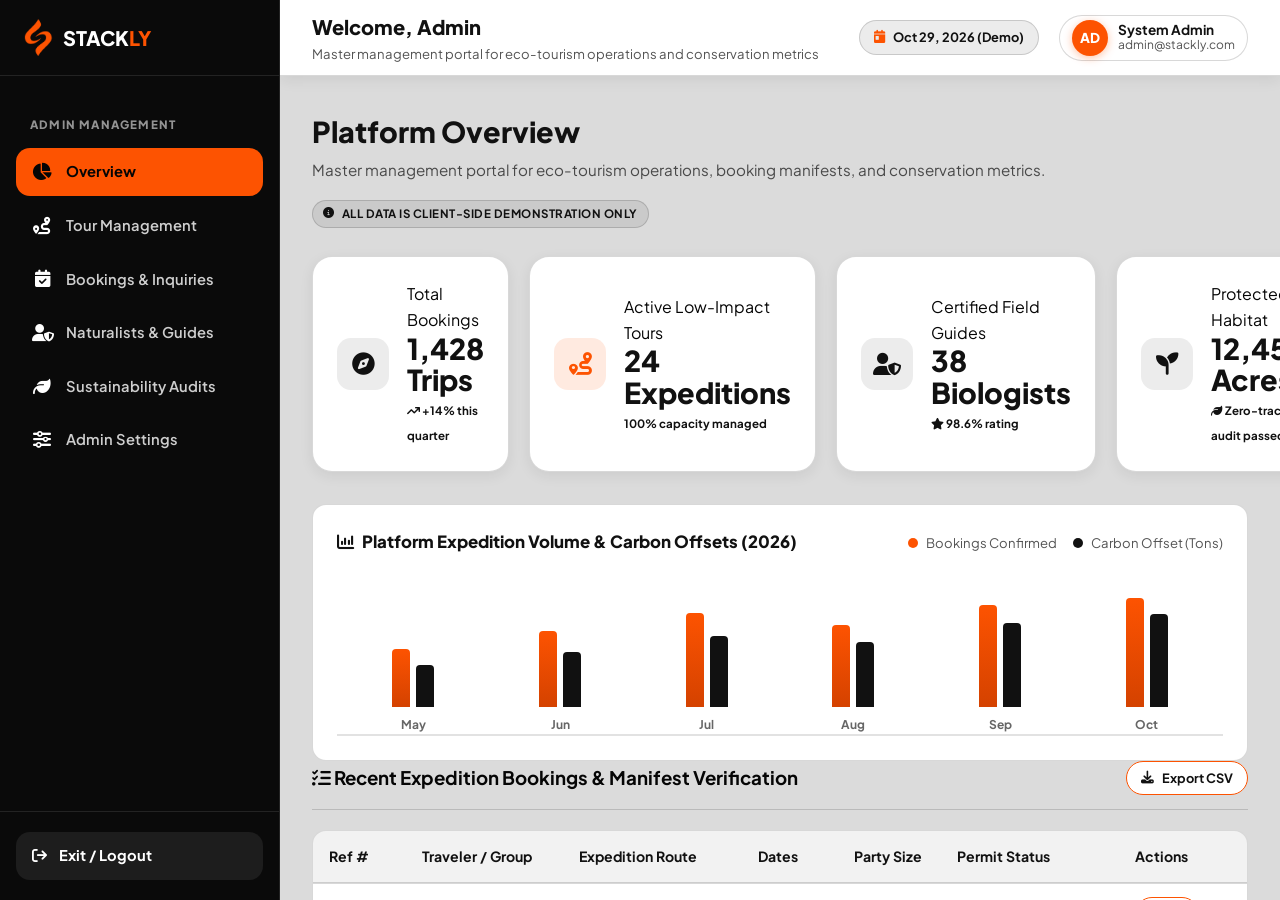
<file: admin-dashboard.html>
<!DOCTYPE html>
<html lang="en">
<head>
  <meta charset="UTF-8">
  <meta name="viewport" content="width=device-width, initial-scale=1.0">
  <meta name="description" content="Admin Dashboard &mdash; Master management portal for Stackly Eco Tourism Platform.">
  <title>Admin Dashboard &mdash; Stackly Platform</title>

  <!-- Google Fonts: Plus Jakarta Sans -->
  <link rel="preconnect" href="https://fonts.googleapis.com">
  <link rel="preconnect" href="https://fonts.gstatic.com" crossorigin>
  <link href="https://fonts.googleapis.com/css2?family=Plus+Jakarta+Sans:wght@400;500;600;700;800&display=swap" rel="stylesheet">

  <!-- Font Awesome 6 Icons -->
  <link rel="stylesheet" href="https://cdnjs.cloudflare.com/ajax/libs/font-awesome/6.5.2/css/all.min.css">

  <!-- Page-Specific Stylesheet -->
  <link rel="stylesheet" href="css/admin-dashboard.css">
</head>
<body>

  <div class="dashboard-layout">
    <!-- ======================================================================
         ADMIN SIDEBAR NAVIGATION
         ====================================================================== -->
    <aside class="dashboard-sidebar" role="navigation" aria-label="Admin Dashboard Sidebar">
      <div class="sidebar-header">
        <a href="index.html" class="brand-link">
          <img src="assets/Brand-logo.webp" alt="Stackly Logo" class="brand-logo-img">
          <span class="brand-text">STACK<span>LY</span></span>
        </a>
        <button class="sidebar-close-btn" aria-label="Close sidebar">
          <i class="fa-solid fa-xmark"></i>
        </button>
      </div>

      <nav class="sidebar-nav">
        <div class="sidebar-label">Admin Management</div>
        
        <a href="#overview" class="dash-nav-link active" data-view="overview">
          <i class="fa-solid fa-chart-pie"></i>
          <span>Overview</span>
        </a>

        <a href="#tours" class="dash-nav-link" data-view="tours">
          <i class="fa-solid fa-route"></i>
          <span>Tour Management</span>
        </a>

        <a href="#bookings" class="dash-nav-link" data-view="bookings">
          <i class="fa-solid fa-calendar-check"></i>
          <span>Bookings & Inquiries</span>
        </a>

        <a href="#guides" class="dash-nav-link" data-view="guides">
          <i class="fa-solid fa-user-shield"></i>
          <span>Naturalists & Guides</span>
        </a>

        <a href="#audits" class="dash-nav-link" data-view="audits">
          <i class="fa-solid fa-leaf"></i>
          <span>Sustainability Audits</span>
        </a>

        <a href="#settings" class="dash-nav-link" data-view="settings">
          <i class="fa-solid fa-sliders"></i>
          <span>Admin Settings</span>
        </a>
      </nav>

      <div class="sidebar-footer">
        <a href="login.html" class="logout-link">
          <i class="fa-solid fa-arrow-right-from-bracket"></i>
          <span>Exit / Logout</span>
        </a>
      </div>
    </aside>

    <!-- Mobile Drawer Backdrop Overlay -->
    <div class="sidebar-overlay"></div>

    <!-- ======================================================================
         MAIN CONTENT AREA
         ====================================================================== -->
    <main class="dashboard-main" role="main">
      <!-- Dashboard Header -->
      <header class="dashboard-header">
        <div class="header-left">
          <button class="sidebar-toggle-btn" aria-label="Open sidebar menu">
            <i class="fa-solid fa-bars"></i>
          </button>
          <div class="header-greeting">
            <h2>Welcome, <span class="dynamic-user-name">Admin</span></h2>
            <p>Master management portal for eco-tourism operations and conservation metrics</p>
          </div>
        </div>

        <!-- Center Brand (Visible on Mobile Responsive Header) -->
        <a href="index.html" class="header-mobile-brand" aria-label="Stackly Home">
          <img src="assets/Brand-logo.webp" alt="Stackly Logo" class="mobile-brand-logo">
          <span class="mobile-brand-text">STACK<span>LY</span></span>
        </a>

        <div class="header-right">
          <div class="demo-date-pill">
            <i class="fa-solid fa-calendar-day"></i>
            <span>Oct 29, 2026 (Demo)</span>
          </div>

          <!-- Notification Bell Button (Visible on Mobile Responsive Header) -->
          <a href="404.html" class="header-notif-btn" aria-label="Notifications">
            <i class="fa-solid fa-bell"></i>
            <span class="notif-badge">4</span>
          </a>

          <!-- Dynamic Profile Section -->
          <div class="header-user-pill">
            <div class="header-avatar-initials" id="headerAvatarInitials">AD</div>
            <div class="header-user-info">
              <span id="headerUserName" class="dynamic-user-name">System Admin</span>
              <small id="headerUserEmail" class="dynamic-user-email">admin@stackly.com</small>
            </div>
          </div>
        </div>
      </header>

      <!-- Scrollable Dashboard Content Area -->
      <div class="dashboard-content-area">

        <!-- ==================================================================
             VIEW 1: OVERVIEW
             ================================================================== -->
        <section id="view-overview" class="dashboard-view active">
          <!-- Mobile Welcome Section (Matches Example Design) -->
          <div class="dashboard-welcome-section">
            <div class="welcome-top-row">
              <div class="welcome-icon-box">
                <i class="fa-solid fa-gear"></i>
              </div>
              <div class="welcome-text-content">
                <h2 class="welcome-title">
                  <span class="welcome-greeting-prefix">GOOD MORNING,</span>
                  <span class="dynamic-user-name welcome-user-name">RASHEEYARASH</span>
                </h2>
                <p class="welcome-subtitle">Here's what's happening with your event platform today.</p>
              </div>
            </div>

            <div class="welcome-action-row">
              <div class="welcome-date-block">
                <i class="fa-regular fa-calendar"></i>
                <div class="welcome-date-text">
                  <div class="welcome-date-main">
                    <span>Apr</span>
                    <span>25,</span>
                    <span>2025</span>
                  </div>
                  <span class="welcome-date-day">Friday</span>
                </div>
              </div>

              <a href="404.html" class="welcome-cta-btn">
                <i class="fa-solid fa-plus"></i> Create New Event
              </a>
            </div>
          </div>

          <div class="view-header">
            <div>
              <h2>Platform Overview</h2>
              <p>Master management portal for eco-tourism operations, booking manifests, and conservation metrics.</p>
            </div>
            <div>
              <span class="badge-sample"><i class="fa-solid fa-circle-info"></i> All data is client-side demonstration only</span>
            </div>
          </div>

          <!-- 4 Summary Metric Cards -->
          <div class="summary-cards-grid">
            <div class="summary-card">
              <div class="summary-icon"><i class="fa-solid fa-compass"></i></div>
              <div class="summary-info">
                <span>Total Bookings</span>
                <h4>1,428 Trips</h4>
                <small class="trend-up"><i class="fa-solid fa-arrow-trend-up"></i> +14% this quarter</small>
              </div>
            </div>

            <div class="summary-card">
              <div class="summary-icon"><i class="fa-solid fa-route"></i></div>
              <div class="summary-info">
                <span>Active Low-Impact Tours</span>
                <h4>24 Expeditions</h4>
                <small class="trend-neutral">100% capacity managed</small>
              </div>
            </div>

            <div class="summary-card">
              <div class="summary-icon"><i class="fa-solid fa-user-shield"></i></div>
              <div class="summary-info">
                <span>Certified Field Guides</span>
                <h4>38 Biologists</h4>
                <small class="trend-up"><i class="fa-solid fa-star"></i> 98.6% rating</small>
              </div>
            </div>

            <div class="summary-card">
              <div class="summary-icon"><i class="fa-solid fa-seedling"></i></div>
              <div class="summary-info">
                <span>Protected Habitat</span>
                <h4>12,450 Acres</h4>
                <small class="trend-up"><i class="fa-solid fa-leaf"></i> Zero-trace audit passed</small>
              </div>
            </div>
          </div>

          <!-- Chart: Platform Reservation Volume & Offsets -->
          <div class="dash-chart-panel">
            <div class="dash-chart-header">
              <div class="dash-chart-title">
                <i class="fa-solid fa-chart-column text-accent"></i> Platform Expedition Volume & Carbon Offsets (2026)
              </div>
              <div class="dash-chart-legend">
                <span><i class="chart-legend-dot orange"></i> Bookings Confirmed</span>
                <span><i class="chart-legend-dot charcoal"></i> Carbon Offset (Tons)</span>
              </div>
            </div>
            <div class="chart-bars-container">
              <div class="chart-col">
                <div class="chart-bars-group">
                  <div class="chart-bar orange" style="height: 52%;" title="May: 142 Bookings"></div>
                  <div class="chart-bar charcoal" style="height: 38%;" title="May: 28 Tons"></div>
                </div>
                <span class="chart-label">May</span>
              </div>
              <div class="chart-col">
                <div class="chart-bars-group">
                  <div class="chart-bar orange" style="height: 68%;" title="Jun: 198 Bookings"></div>
                  <div class="chart-bar charcoal" style="height: 49%;" title="Jun: 36 Tons"></div>
                </div>
                <span class="chart-label">Jun</span>
              </div>
              <div class="chart-col">
                <div class="chart-bars-group">
                  <div class="chart-bar orange" style="height: 85%;" title="Jul: 245 Bookings"></div>
                  <div class="chart-bar charcoal" style="height: 64%;" title="Jul: 48 Tons"></div>
                </div>
                <span class="chart-label">Jul</span>
              </div>
              <div class="chart-col">
                <div class="chart-bars-group">
                  <div class="chart-bar orange" style="height: 74%;" title="Aug: 210 Bookings"></div>
                  <div class="chart-bar charcoal" style="height: 58%;" title="Aug: 42 Tons"></div>
                </div>
                <span class="chart-label">Aug</span>
              </div>
              <div class="chart-col">
                <div class="chart-bars-group">
                  <div class="chart-bar orange" style="height: 92%;" title="Sep: 275 Bookings"></div>
                  <div class="chart-bar charcoal" style="height: 76%;" title="Sep: 56 Tons"></div>
                </div>
                <span class="chart-label">Sep</span>
              </div>
              <div class="chart-col">
                <div class="chart-bars-group">
                  <div class="chart-bar orange" style="height: 98%;" title="Oct: 298 Bookings"></div>
                  <div class="chart-bar charcoal" style="height: 84%;" title="Oct: 62 Tons"></div>
                </div>
                <span class="chart-label">Oct</span>
              </div>
            </div>
          </div>

          <!-- Table: Recent Bookings & Manifest Verification -->
          <div class="dash-table-panel">
            <div class="dash-table-header">
              <h3><i class="fa-solid fa-list-check text-accent"></i> Recent Expedition Bookings & Manifest Verification</h3>
              <a href="404.html" class="btn btn-sm btn-outline"><i class="fa-solid fa-download"></i> Export CSV</a>
            </div>
            <div class="dash-table-wrap">
              <table class="dash-table">
                <thead>
                  <tr>
                    <th>Ref #</th>
                    <th>Traveler / Group</th>
                    <th>Expedition Route</th>
                    <th>Dates</th>
                    <th>Party Size</th>
                    <th>Permit Status</th>
                    <th>Actions</th>
                  </tr>
                </thead>
                <tbody>
                  <tr>
                    <td><strong>#STK-9081</strong></td>
                    <td>Dr. Arvind Swaminathan</td>
                    <td>Silent Valley Rainforest Trek</td>
                    <td>Nov 08 - Nov 14</td>
                    <td>6 Travelers</td>
                    <td><span class="dash-status-badge badge-active"><i class="fa-solid fa-check"></i> Permit Verified</span></td>
                    <td>
                      <div class="table-actions">
                        <a href="404.html" class="btn btn-sm btn-outline">Audit</a>
                        <a href="404.html" class="btn btn-sm btn-accent">Details</a>
                      </div>
                    </td>
                  </tr>
                  <tr>
                    <td><strong>#STK-9076</strong></td>
                    <td>Green Alpine Society</td>
                    <td>Spiti Alpine Zero-Waste Trail</td>
                    <td>Nov 18 - Nov 27</td>
                    <td>10 Travelers</td>
                    <td><span class="dash-status-badge badge-pending"><i class="fa-solid fa-clock"></i> Forest Clearance</span></td>
                    <td>
                      <div class="table-actions">
                        <a href="404.html" class="btn btn-sm btn-outline">Audit</a>
                        <a href="404.html" class="btn btn-sm btn-accent">Details</a>
                      </div>
                    </td>
                  </tr>
                  <tr>
                    <td><strong>#STK-9064</strong></td>
                    <td>Elena Rostova & Family</td>
                    <td>Sundarbans Solar Boat Safari</td>
                    <td>Dec 02 - Dec 06</td>
                    <td>4 Travelers</td>
                    <td><span class="dash-status-badge badge-active"><i class="fa-solid fa-check"></i> Permit Verified</span></td>
                    <td>
                      <div class="table-actions">
                        <a href="404.html" class="btn btn-sm btn-outline">Audit</a>
                        <a href="404.html" class="btn btn-sm btn-accent">Details</a>
                      </div>
                    </td>
                  </tr>
                  <tr>
                    <td><strong>#STK-9051</strong></td>
                    <td>Pacific Ecological Guild</td>
                    <td>Western Ghats Canopy Study</td>
                    <td>Dec 12 - Dec 18</td>
                    <td>8 Travelers</td>
                    <td><span class="dash-status-badge badge-completed"><i class="fa-solid fa-circle-check"></i> Fully Closed</span></td>
                    <td>
                      <div class="table-actions">
                        <a href="404.html" class="btn btn-sm btn-outline">Audit</a>
                        <a href="404.html" class="btn btn-sm btn-accent">Details</a>
                      </div>
                    </td>
                  </tr>
                </tbody>
              </table>
            </div>
          </div>

          <!-- Quick Action Controls -->
          <div class="dash-actions-strip">
            <a href="404.html" class="btn btn-accent"><i class="fa-solid fa-plus"></i> Create New Tour Itinerary</a>
            <a href="404.html" class="btn btn-outline"><i class="fa-solid fa-shield-virus"></i> Trigger Ecological Audit</a>
            <a href="404.html" class="btn btn-outline"><i class="fa-solid fa-file-invoice"></i> Download Financial Report</a>
          </div>
        </section>

        <!-- ==================================================================
             VIEW 2: TOUR MANAGEMENT
             ================================================================== -->
        <section id="view-tours" class="dashboard-view">
          <div class="view-header">
            <div>
              <h2>Tour Itinerary Directory</h2>
              <p>Create, edit, audit, and regulate low-impact nature tours and maximum visitor quotas.</p>
            </div>
            <div>
              <a href="404.html" class="btn btn-accent"><i class="fa-solid fa-plus"></i> Add New Tour Route</a>
            </div>
          </div>

          <!-- 4 Tour Metrics -->
          <div class="summary-cards-grid">
            <div class="summary-card">
              <div class="summary-icon"><i class="fa-solid fa-map-location-dot"></i></div>
              <div class="summary-info">
                <span>Active Routes</span>
                <h4>24 Expeditions</h4>
                <small class="trend-up"><i class="fa-solid fa-circle-check"></i> Across 6 Biomes</small>
              </div>
            </div>

            <div class="summary-card">
              <div class="summary-icon"><i class="fa-solid fa-users-line"></i></div>
              <div class="summary-info">
                <span>Strict Quota Limit</span>
                <h4>Max 10 / Tour</h4>
                <small class="trend-neutral">Wildlife protection law</small>
              </div>
            </div>

            <div class="summary-card">
              <div class="summary-icon"><i class="fa-solid fa-certificate"></i></div>
              <div class="summary-info">
                <span>Eco-Integrity Score</span>
                <h4>99.4%</h4>
                <small class="trend-up"><i class="fa-solid fa-arrow-trend-up"></i> Top certified</small>
              </div>
            </div>

            <div class="summary-card">
              <div class="summary-icon"><i class="fa-solid fa-leaf"></i></div>
              <div class="summary-info">
                <span>Resting Biomes</span>
                <h4>4 Trails Closed</h4>
                <small class="trend-neutral">Seasonal breeding rest</small>
              </div>
            </div>
          </div>

          <!-- Progress Meter: Biome Health & Capacity -->
          <div class="dash-chart-panel">
            <div class="dash-chart-header">
              <div class="dash-chart-title">
                <i class="fa-solid fa-chart-pie text-accent"></i> Trail Utilization & Ecological Footprint Index
              </div>
              <span class="text-muted"><small>Updated October 2026</small></span>
            </div>
            <div class="progress-meters-grid">
              <div class="progress-meter-item">
                <div class="meter-info">
                  <span>Silent Valley Rainforest</span>
                  <strong>62% Capacity</strong>
                </div>
                <div class="meter-bar-track">
                  <div class="meter-bar-fill" style="width: 62%;"></div>
                </div>
              </div>

              <div class="progress-meter-item">
                <div class="meter-info">
                  <span>Spiti Valley Alpine Pass</span>
                  <strong>48% Capacity</strong>
                </div>
                <div class="meter-bar-track">
                  <div class="meter-bar-fill" style="width: 48%;"></div>
                </div>
              </div>

              <div class="progress-meter-item">
                <div class="meter-info">
                  <span>Sundarbans Biosphere Safari</span>
                  <strong>75% Capacity</strong>
                </div>
                <div class="meter-bar-track">
                  <div class="meter-bar-fill" style="width: 75%;"></div>
                </div>
              </div>

              <div class="progress-meter-item">
                <div class="meter-info">
                  <span>Kaziranga Buffer Zone Walking</span>
                  <strong>38% Capacity</strong>
                </div>
                <div class="meter-bar-track">
                  <div class="meter-bar-fill" style="width: 38%;"></div>
                </div>
              </div>
            </div>
          </div>

          <!-- Tour Table -->
          <div class="dash-table-panel">
            <div class="dash-table-header">
              <h3><i class="fa-solid fa-route text-accent"></i> Master Tour Directory</h3>
              <a href="404.html" class="btn btn-sm btn-outline"><i class="fa-solid fa-filter"></i> Filter Biomes</a>
            </div>
            <div class="dash-table-wrap">
              <table class="dash-table">
                <thead>
                  <tr>
                    <th>Tour Code</th>
                    <th>Tour Name</th>
                    <th>Ecosystem / Biome</th>
                    <th>Duration</th>
                    <th>Max Cap</th>
                    <th>Base Price</th>
                    <th>Status</th>
                    <th>Actions</th>
                  </tr>
                </thead>
                <tbody>
                  <tr>
                    <td><strong>#TR-SV01</strong></td>
                    <td>Silent Valley Rainforest Trek</td>
                    <td>Tropical Evergreen</td>
                    <td>7 Days</td>
                    <td>8 Guests</td>
                    <td>$1,250</td>
                    <td><span class="dash-status-badge badge-active">Active</span></td>
                    <td>
                      <div class="table-actions">
                        <a href="404.html" class="btn btn-sm btn-outline">Edit</a>
                        <a href="404.html" class="btn btn-sm btn-accent">Quotas</a>
                      </div>
                    </td>
                  </tr>
                  <tr>
                    <td><strong>#TR-SP04</strong></td>
                    <td>Spiti Valley High Altitude Alpine</td>
                    <td>Cold Desert Mountain</td>
                    <td>10 Days</td>
                    <td>10 Guests</td>
                    <td>$1,650</td>
                    <td><span class="dash-status-badge badge-active">Active</span></td>
                    <td>
                      <div class="table-actions">
                        <a href="404.html" class="btn btn-sm btn-outline">Edit</a>
                        <a href="404.html" class="btn btn-sm btn-accent">Quotas</a>
                      </div>
                    </td>
                  </tr>
                  <tr>
                    <td><strong>#TR-SB02</strong></td>
                    <td>Sundarbans Solar Mangrove Cruise</td>
                    <td>Tidal Wetland</td>
                    <td>5 Days</td>
                    <td>6 Guests</td>
                    <td>$890</td>
                    <td><span class="dash-status-badge badge-active">Active</span></td>
                    <td>
                      <div class="table-actions">
                        <a href="404.html" class="btn btn-sm btn-outline">Edit</a>
                        <a href="404.html" class="btn btn-sm btn-accent">Quotas</a>
                      </div>
                    </td>
                  </tr>
                  <tr>
                    <td><strong>#TR-KZ05</strong></td>
                    <td>Kaziranga Buffer Habitat Walk</td>
                    <td>Sub-Himalayan Grassland</td>
                    <td>4 Days</td>
                    <td>6 Guests</td>
                    <td>$750</td>
                    <td><span class="dash-status-badge badge-pending">Breeding Rest</span></td>
                    <td>
                      <div class="table-actions">
                        <a href="404.html" class="btn btn-sm btn-outline">Edit</a>
                        <a href="404.html" class="btn btn-sm btn-accent">Quotas</a>
                      </div>
                    </td>
                  </tr>
                  <tr>
                    <td><strong>#TR-NG09</strong></td>
                    <td>Nilgiri Shola Canopy Expedition</td>
                    <td>Montane Grassland</td>
                    <td>6 Days</td>
                    <td>8 Guests</td>
                    <td>$1,100</td>
                    <td><span class="dash-status-badge badge-active">Active</span></td>
                    <td>
                      <div class="table-actions">
                        <a href="404.html" class="btn btn-sm btn-outline">Edit</a>
                        <a href="404.html" class="btn btn-sm btn-accent">Quotas</a>
                      </div>
                    </td>
                  </tr>
                </tbody>
              </table>
            </div>
          </div>

          <div class="dash-actions-strip">
            <a href="404.html" class="btn btn-accent"><i class="fa-solid fa-download"></i> Export All Itineraries (PDF)</a>
            <a href="404.html" class="btn btn-outline"><i class="fa-solid fa-arrows-rotate"></i> Sync Forest Department Permits</a>
            <a href="404.html" class="btn btn-outline"><i class="fa-solid fa-sliders"></i> Adjust Seasonal Quotas</a>
          </div>
        </section>

        <!-- ==================================================================
             VIEW 3: BOOKINGS & INQUIRIES
             ================================================================== -->
        <section id="view-bookings" class="dashboard-view">
          <div class="view-header">
            <div>
              <h2>Direct Bookings & Reservations</h2>
              <p>Audit traveler bookings, manage ranger permits, and ensure dietary and fitness preparedness.</p>
            </div>
            <div>
              <a href="404.html" class="btn btn-accent"><i class="fa-solid fa-file-circle-plus"></i> New Reservation</a>
            </div>
          </div>

          <!-- 4 Booking Metric Cards -->
          <div class="summary-cards-grid">
            <div class="summary-card">
              <div class="summary-icon"><i class="fa-solid fa-calendar-check"></i></div>
              <div class="summary-info">
                <span>Confirmed Bookings</span>
                <h4>842 Trips</h4>
                <small class="trend-up"><i class="fa-solid fa-arrow-trend-up"></i> +9% this month</small>
              </div>
            </div>

            <div class="summary-card">
              <div class="summary-icon"><i class="fa-solid fa-hourglass-half"></i></div>
              <div class="summary-info">
                <span>Pending Permits</span>
                <h4>19 Requests</h4>
                <small class="trend-neutral">Ranger dispatch queue</small>
              </div>
            </div>

            <div class="summary-card">
              <div class="summary-info">
                <span>Gross Revenue</span>
                <h4>$384,200</h4>
                <small class="trend-up"><i class="fa-solid fa-hand-holding-dollar"></i> 34% local community</small>
              </div>
            </div>

            <div class="summary-card">
              <div class="summary-icon"><i class="fa-solid fa-heart-pulse"></i></div>
              <div class="summary-info">
                <span>Health Clearances</span>
                <h4>99.1% Ready</h4>
                <small class="trend-up"><i class="fa-solid fa-kit-medical"></i> Verified leaders</small>
              </div>
            </div>
          </div>

          <!-- Chart: Bookings by Region -->
          <div class="dash-chart-panel">
            <div class="dash-chart-header">
              <div class="dash-chart-title">
                <i class="fa-solid fa-chart-column text-accent"></i> Regional Booking Density & Leave-No-Trace Readiness
              </div>
              <div class="dash-chart-legend">
                <span><i class="chart-legend-dot orange"></i> Reserved Capacity</span>
                <span><i class="chart-legend-dot charcoal"></i> Carbon Offset Tons</span>
              </div>
            </div>
            <div class="chart-bars-container">
              <div class="chart-col">
                <div class="chart-bars-group">
                  <div class="chart-bar orange" style="height: 84%;" title="Western Ghats: 84%"></div>
                  <div class="chart-bar charcoal" style="height: 60%;" title="Offsets: 48T"></div>
                </div>
                <span class="chart-label">W. Ghats</span>
              </div>
              <div class="chart-col">
                <div class="chart-bars-group">
                  <div class="chart-bar orange" style="height: 72%;" title="Himalayas: 72%"></div>
                  <div class="chart-bar charcoal" style="height: 52%;" title="Offsets: 38T"></div>
                </div>
                <span class="chart-label">Himalayas</span>
              </div>
              <div class="chart-col">
                <div class="chart-bars-group">
                  <div class="chart-bar orange" style="height: 64%;" title="Sundarbans: 64%"></div>
                  <div class="chart-bar charcoal" style="height: 44%;" title="Offsets: 30T"></div>
                </div>
                <span class="chart-label">Sundarbans</span>
              </div>
              <div class="chart-col">
                <div class="chart-bars-group">
                  <div class="chart-bar orange" style="height: 54%;" title="Northeast: 54%"></div>
                  <div class="chart-bar charcoal" style="height: 40%;" title="Offsets: 26T"></div>
                </div>
                <span class="chart-label">Northeast</span>
              </div>
              <div class="chart-col">
                <div class="chart-bars-group">
                  <div class="chart-bar orange" style="height: 90%;" title="Nilgiris: 90%"></div>
                  <div class="chart-bar charcoal" style="height: 68%;" title="Offsets: 54T"></div>
                </div>
                <span class="chart-label">Nilgiris</span>
              </div>
            </div>
          </div>

          <!-- Bookings Table -->
          <div class="dash-table-panel">
            <div class="dash-table-header">
              <h3><i class="fa-solid fa-list-check text-accent"></i> Active Traveler Bookings</h3>
              <a href="404.html" class="btn btn-sm btn-outline"><i class="fa-solid fa-download"></i> Export Roster</a>
            </div>
            <div class="dash-table-wrap">
              <table class="dash-table">
                <thead>
                  <tr>
                    <th>Booking Ref</th>
                    <th>Lead Guest</th>
                    <th>Tour Itinerary</th>
                    <th>Travel Dates</th>
                    <th>Pax</th>
                    <th>Permit Readiness</th>
                    <th>Actions</th>
                  </tr>
                </thead>
                <tbody>
                  <tr>
                    <td><strong>#BK-7801</strong></td>
                    <td>Aarav Nair</td>
                    <td>Silent Valley Rainforest</td>
                    <td>Nov 10 - Nov 17</td>
                    <td>2 Guests</td>
                    <td><span class="dash-status-badge badge-active"><i class="fa-solid fa-check"></i> Permit Issued</span></td>
                    <td>
                      <div class="table-actions">
                        <a href="404.html" class="btn btn-sm btn-outline">Permit</a>
                        <a href="404.html" class="btn btn-sm btn-accent">Manage</a>
                      </div>
                    </td>
                  </tr>
                  <tr>
                    <td><strong>#BK-7794</strong></td>
                    <td>Sophie Martin</td>
                    <td>Spiti Alpine Zero-Trace</td>
                    <td>Nov 22 - Dec 01</td>
                    <td>4 Guests</td>
                    <td><span class="dash-status-badge badge-pending"><i class="fa-solid fa-clock"></i> Medical Review</span></td>
                    <td>
                      <div class="table-actions">
                        <a href="404.html" class="btn btn-sm btn-outline">Permit</a>
                        <a href="404.html" class="btn btn-sm btn-accent">Manage</a>
                      </div>
                    </td>
                  </tr>
                  <tr>
                    <td><strong>#BK-7788</strong></td>
                    <td>Marcus Vance</td>
                    <td>Sundarbans Solar Boat</td>
                    <td>Dec 05 - Dec 10</td>
                    <td>2 Guests</td>
                    <td><span class="dash-status-badge badge-active"><i class="fa-solid fa-check"></i> Permit Issued</span></td>
                    <td>
                      <div class="table-actions">
                        <a href="404.html" class="btn btn-sm btn-outline">Permit</a>
                        <a href="404.html" class="btn btn-sm btn-accent">Manage</a>
                      </div>
                    </td>
                  </tr>
                  <tr>
                    <td><strong>#BK-7762</strong></td>
                    <td>Meera Krishnan</td>
                    <td>Nilgiri Shola Canopy</td>
                    <td>Dec 15 - Dec 21</td>
                    <td>3 Guests</td>
                    <td><span class="dash-status-badge badge-completed"><i class="fa-solid fa-circle-check"></i> Completed</span></td>
                    <td>
                      <div class="table-actions">
                        <a href="404.html" class="btn btn-sm btn-outline">Permit</a>
                        <a href="404.html" class="btn btn-sm btn-accent">Manage</a>
                      </div>
                    </td>
                  </tr>
                </tbody>
              </table>
            </div>
          </div>

          <div class="dash-actions-strip">
            <a href="404.html" class="btn btn-accent"><i class="fa-solid fa-envelope-circle-check"></i> Dispatch Trail Guides</a>
            <a href="404.html" class="btn btn-outline"><i class="fa-solid fa-receipt"></i> Export Tax & Carbon Invoices</a>
            <a href="404.html" class="btn btn-outline"><i class="fa-solid fa-user-xmark"></i> Review Cancellation Requests</a>
          </div>
        </section>

        <!-- ==================================================================
             VIEW 4: NATURALISTS & GUIDES
             ================================================================== -->
        <section id="view-guides" class="dashboard-view">
          <div class="view-header">
            <div>
              <h2>Field Naturalists & Eco-Guides</h2>
              <p>Resident wildlife biologists, certified alpine leaders, and community indigenous elders.</p>
            </div>
            <div>
              <a href="404.html" class="btn btn-accent"><i class="fa-solid fa-user-plus"></i> Register Guide</a>
            </div>
          </div>

          <!-- 4 Guide Metric Cards -->
          <div class="summary-cards-grid">
            <div class="summary-card">
              <div class="summary-icon"><i class="fa-solid fa-person-hiking"></i></div>
              <div class="summary-info">
                <span>Active Naturalists</span>
                <h4>38 Guides</h4>
                <small class="trend-up"><i class="fa-solid fa-circle-check"></i> 100% Certified</small>
              </div>
            </div>

            <div class="summary-card">
              <div class="summary-icon"><i class="fa-solid fa-kit-medical"></i></div>
              <div class="summary-info">
                <span>Wilderness First Aid</span>
                <h4>38 / 38 Current</h4>
                <small class="trend-neutral">WFR Recertified annually</small>
              </div>
            </div>

            <div class="summary-card">
              <div class="summary-icon"><i class="fa-solid fa-award"></i></div>
              <div class="summary-info">
                <span>Elder Mentors</span>
                <h4>14 Guardians</h4>
                <small class="trend-up"><i class="fa-solid fa-heart"></i> Indigenous wisdom</small>
              </div>
            </div>

            <div class="summary-card">
              <div class="summary-icon"><i class="fa-solid fa-star"></i></div>
              <div class="summary-info">
                <span>Leader Satisfaction</span>
                <h4>4.96 / 5.0</h4>
                <small class="trend-up"><i class="fa-solid fa-arrow-trend-up"></i> Over 950 reviews</small>
              </div>
            </div>
          </div>

          <!-- Guide Specialization Matrix -->
          <div class="dash-chart-panel">
            <div class="dash-chart-header">
              <div class="dash-chart-title">
                <i class="fa-solid fa-id-badge text-accent"></i> Field Specialization & Accreditation Compliance
              </div>
              <span class="text-muted"><small>All Certifications Verified Active</small></span>
            </div>
            <div class="progress-meters-grid">
              <div class="progress-meter-item">
                <div class="meter-info">
                  <span>Wilderness Ethology & Biologist Level</span>
                  <strong>94% Coverage</strong>
                </div>
                <div class="meter-bar-track">
                  <div class="meter-bar-fill" style="width: 94%;"></div>
                </div>
              </div>

              <div class="progress-meter-item">
                <div class="meter-info">
                  <span>Alpine Navigation & High-Altitude Rescue</span>
                  <strong>88% Coverage</strong>
                </div>
                <div class="meter-bar-track">
                  <div class="meter-bar-fill" style="width: 88%;"></div>
                </div>
              </div>

              <div class="progress-meter-item">
                <div class="meter-info">
                  <span>Leave-No-Trace Master Educator</span>
                  <strong>100% Mandatory</strong>
                </div>
                <div class="meter-bar-track">
                  <div class="meter-bar-fill" style="width: 100%;"></div>
                </div>
              </div>

              <div class="progress-meter-item">
                <div class="meter-info">
                  <span>Ethnobotany & Community Stewardship</span>
                  <strong>96% Coverage</strong>
                </div>
                <div class="meter-bar-track">
                  <div class="meter-bar-fill" style="width: 96%;"></div>
                </div>
              </div>
            </div>
          </div>

          <!-- Guides Roster Table -->
          <div class="dash-table-panel">
            <div class="dash-table-header">
              <h3><i class="fa-solid fa-user-check text-accent"></i> Guide Roster & Deployment Status</h3>
              <a href="404.html" class="btn btn-sm btn-outline"><i class="fa-solid fa-user-gear"></i> Manage Shift Rosters</a>
            </div>
            <div class="dash-table-wrap">
              <table class="dash-table">
                <thead>
                  <tr>
                    <th>Guide Name</th>
                    <th>Specialization</th>
                    <th>Accreditation</th>
                    <th>Expeditions Led</th>
                    <th>Rating</th>
                    <th>Current Status</th>
                    <th>Actions</th>
                  </tr>
                </thead>
                <tbody>
                  <tr>
                    <td><strong>Dr. Anand Sen</strong></td>
                    <td>Ornithology & Canopy Ecology</td>
                    <td>PhD Ecology, WFR Level 3</td>
                    <td>142 Trips</td>
                    <td>5.0 / 5.0</td>
                    <td><span class="dash-status-badge badge-active">On Expedition</span></td>
                    <td>
                      <div class="table-actions">
                        <a href="404.html" class="btn btn-sm btn-outline">Profile</a>
                        <a href="404.html" class="btn btn-sm btn-accent">Assign</a>
                      </div>
                    </td>
                  </tr>
                  <tr>
                    <td><strong>Maya Lin</strong></td>
                    <td>Alpine Ice & High Pass Safety</td>
                    <td>UIAGM / IMF Certified</td>
                    <td>89 Trips</td>
                    <td>4.9 / 5.0</td>
                    <td><span class="dash-status-badge badge-active">Available</span></td>
                    <td>
                      <div class="table-actions">
                        <a href="404.html" class="btn btn-sm btn-outline">Profile</a>
                        <a href="404.html" class="btn btn-sm btn-accent">Assign</a>
                      </div>
                    </td>
                  </tr>
                  <tr>
                    <td><strong>Rajeshwari Raman</strong></td>
                    <td>Ethnobotany & Shola Flora</td>
                    <td>Elder Council Mentor</td>
                    <td>210 Trips</td>
                    <td>5.0 / 5.0</td>
                    <td><span class="dash-status-badge badge-active">Available</span></td>
                    <td>
                      <div class="table-actions">
                        <a href="404.html" class="btn btn-sm btn-outline">Profile</a>
                        <a href="404.html" class="btn btn-sm btn-accent">Assign</a>
                      </div>
                    </td>
                  </tr>
                  <tr>
                    <td><strong>Kabir Das</strong></td>
                    <td>Estuarine Wetland & Kayaking</td>
                    <td>Coastal Life Support</td>
                    <td>76 Trips</td>
                    <td>4.8 / 5.0</td>
                    <td><span class="dash-status-badge badge-pending">Training Leave</span></td>
                    <td>
                      <div class="table-actions">
                        <a href="404.html" class="btn btn-sm btn-outline">Profile</a>
                        <a href="404.html" class="btn btn-sm btn-accent">Assign</a>
                      </div>
                    </td>
                  </tr>
                </tbody>
              </table>
            </div>
          </div>

          <div class="dash-actions-strip">
            <a href="404.html" class="btn btn-accent"><i class="fa-solid fa-certificate"></i> Audit Guide Credentials</a>
            <a href="404.html" class="btn btn-outline"><i class="fa-solid fa-graduation-cap"></i> Schedule Leave-No-Trace Workshop</a>
            <a href="404.html" class="btn btn-outline"><i class="fa-solid fa-file-contract"></i> Download Insurance Coverage</a>
          </div>
        </section>

        <!-- ==================================================================
             VIEW 5: SUSTAINABILITY AUDITS
             ================================================================== -->
        <section id="view-audits" class="dashboard-view">
          <div class="view-header">
            <div>
              <h2>Ecological Integrity & Audits</h2>
              <p>Transparent ledger of carbon offsetting, zero-waste compliance, and local revenue sharing.</p>
            </div>
            <div>
              <a href="404.html" class="btn btn-accent"><i class="fa-solid fa-file-shield"></i> Run Spot Audit</a>
            </div>
          </div>

          <!-- 4 Audit Metric Cards -->
          <div class="summary-cards-grid">
            <div class="summary-card">
              <div class="summary-icon"><i class="fa-solid fa-tree"></i></div>
              <div class="summary-info">
                <span>Habitat Protected</span>
                <h4>12,450 Acres</h4>
                <small class="trend-up"><i class="fa-solid fa-arrow-trend-up"></i> +1,200 acres 2026</small>
              </div>
            </div>

            <div class="summary-card">
              <div class="summary-icon"><i class="fa-solid fa-smog"></i></div>
              <div class="summary-info">
                <span>Verified Offset</span>
                <h4>100% Net Zero</h4>
                <small class="trend-up"><i class="fa-solid fa-check-double"></i> Gold Standard certified</small>
              </div>
            </div>

            <div class="summary-card">
              <div class="summary-icon"><i class="fa-solid fa-hand-holding-heart"></i></div>
              <div class="summary-info">
                <span>Local Community Share</span>
                <h4>34.2% Revenue</h4>
                <small class="trend-up"><i class="fa-solid fa-people-roof"></i> Direct village funds</small>
              </div>
            </div>

            <div class="summary-card">
              <div class="summary-icon"><i class="fa-solid fa-recycle"></i></div>
              <div class="summary-info">
                <span>Plastic Diverted</span>
                <h4>2.8 Tons</h4>
                <small class="trend-neutral">100% zero single-use</small>
              </div>
            </div>
          </div>

          <!-- Visual Bar Chart: Sanctuary Ecological Ratings -->
          <div class="dash-chart-panel">
            <div class="dash-chart-header">
              <div class="dash-chart-title">
                <i class="fa-solid fa-leaf text-accent"></i> Sanctuary Conservation & Carbon Neutrality Ledger (2026)
              </div>
              <div class="dash-chart-legend">
                <span><i class="chart-legend-dot orange"></i> Compliance Score (%)</span>
                <span><i class="chart-legend-dot charcoal"></i> Carbon Avoided (Tons)</span>
              </div>
            </div>
            <div class="chart-bars-container">
              <div class="chart-col">
                <div class="chart-bars-group">
                  <div class="chart-bar orange" style="height: 98%;" title="Nilgiri Biosphere: 98%"></div>
                  <div class="chart-bar charcoal" style="height: 82%;" title="Carbon Avoided: 42T"></div>
                </div>
                <span class="chart-label">Nilgiri</span>
              </div>
              <div class="chart-col">
                <div class="chart-bars-group">
                  <div class="chart-bar orange" style="height: 94%;" title="Sundarbans Delta: 94%"></div>
                  <div class="chart-bar charcoal" style="height: 70%;" title="Carbon Avoided: 35T"></div>
                </div>
                <span class="chart-label">Sundarbans</span>
              </div>
              <div class="chart-col">
                <div class="chart-bars-group">
                  <div class="chart-bar orange" style="height: 100%;" title="Silent Valley: 100%"></div>
                  <div class="chart-bar charcoal" style="height: 90%;" title="Carbon Avoided: 52T"></div>
                </div>
                <span class="chart-label">Silent Valley</span>
              </div>
              <div class="chart-col">
                <div class="chart-bars-group">
                  <div class="chart-bar orange" style="height: 92%;" title="Spiti High Pass: 92%"></div>
                  <div class="chart-bar charcoal" style="height: 64%;" title="Carbon Avoided: 28T"></div>
                </div>
                <span class="chart-label">Spiti</span>
              </div>
              <div class="chart-col">
                <div class="chart-bars-group">
                  <div class="chart-bar orange" style="height: 96%;" title="Kaziranga Buffer: 96%"></div>
                  <div class="chart-bar charcoal" style="height: 78%;" title="Carbon Avoided: 38T"></div>
                </div>
                <span class="chart-label">Kaziranga</span>
              </div>
            </div>
          </div>

          <!-- Audits Ledger Table -->
          <div class="dash-table-panel">
            <div class="dash-table-header">
              <h3><i class="fa-solid fa-clipboard-check text-accent"></i> Verified Field Audit Ledger</h3>
              <a href="404.html" class="btn btn-sm btn-outline"><i class="fa-solid fa-download"></i> Download Full Ledger</a>
            </div>
            <div class="dash-table-wrap">
              <table class="dash-table">
                <thead>
                  <tr>
                    <th>Audit ID</th>
                    <th>Sanctuary Zone</th>
                    <th>Inspection Date</th>
                    <th>Lead Inspector</th>
                    <th>Compliance Score</th>
                    <th>Certifier</th>
                    <th>Actions</th>
                  </tr>
                </thead>
                <tbody>
                  <tr>
                    <td><strong>#AUD-2026-088</strong></td>
                    <td>Silent Valley Wilderness Zone</td>
                    <td>Oct 15, 2026</td>
                    <td>Dr. Arvind Swaminathan</td>
                    <td><strong>99.8%</strong></td>
                    <td><span class="dash-status-badge badge-active">Gold Standard</span></td>
                    <td>
                      <div class="table-actions">
                        <a href="404.html" class="btn btn-sm btn-outline">Scorecard</a>
                        <a href="404.html" class="btn btn-sm btn-accent">Certificate</a>
                      </div>
                    </td>
                  </tr>
                  <tr>
                    <td><strong>#AUD-2026-074</strong></td>
                    <td>Sundarbans Tidal Reserve</td>
                    <td>Sep 28, 2026</td>
                    <td>Wildlife Trust India</td>
                    <td><strong>96.4%</strong></td>
                    <td><span class="dash-status-badge badge-active">Verified</span></td>
                    <td>
                      <div class="table-actions">
                        <a href="404.html" class="btn btn-sm btn-outline">Scorecard</a>
                        <a href="404.html" class="btn btn-sm btn-accent">Certificate</a>
                      </div>
                    </td>
                  </tr>
                  <tr>
                    <td><strong>#AUD-2026-061</strong></td>
                    <td>Spiti Alpine Zero-Waste Area</td>
                    <td>Aug 19, 2026</td>
                    <td>Himalayan Clean League</td>
                    <td><strong>98.1%</strong></td>
                    <td><span class="dash-status-badge badge-active">Zero-Trace A+</span></td>
                    <td>
                      <div class="table-actions">
                        <a href="404.html" class="btn btn-sm btn-outline">Scorecard</a>
                        <a href="404.html" class="btn btn-sm btn-accent">Certificate</a>
                      </div>
                    </td>
                  </tr>
                  <tr>
                    <td><strong>#AUD-2026-049</strong></td>
                    <td>Nilgiri Shola Micro-Sanctuary</td>
                    <td>Jul 12, 2026</td>
                    <td>State Biodiversity Board</td>
                    <td><strong>97.5%</strong></td>
                    <td><span class="dash-status-badge badge-completed">Archived</span></td>
                    <td>
                      <div class="table-actions">
                        <a href="404.html" class="btn btn-sm btn-outline">Scorecard</a>
                        <a href="404.html" class="btn btn-sm btn-accent">Certificate</a>
                      </div>
                    </td>
                  </tr>
                </tbody>
              </table>
            </div>
          </div>

          <div class="dash-actions-strip">
            <a href="404.html" class="btn btn-accent"><i class="fa-solid fa-file-arrow-down"></i> Download Annual Sustainability Report</a>
            <a href="404.html" class="btn btn-outline"><i class="fa-solid fa-stamp"></i> Re-issue Carbon Offset Token</a>
            <a href="404.html" class="btn btn-outline"><i class="fa-solid fa-hand-holding-hand"></i> Village Benefit Transparency Ledger</a>
          </div>
        </section>

        <!-- ==================================================================
             VIEW 6: ADMIN SETTINGS
             ================================================================== -->
        <section id="view-settings" class="dashboard-view">
          <div class="view-header">
            <div>
              <h2>Admin Profile & System Settings</h2>
              <p>Configure administrative credentials, portal notifications, and security protocols.</p>
            </div>
            <div>
              <span class="badge-sample"><i class="fa-solid fa-shield-halved"></i> Role: Head System Administrator</span>
            </div>
          </div>

          <!-- 4 Settings & Security Metric Cards -->
          <div class="summary-cards-grid">
            <div class="summary-card">
              <div class="summary-icon"><i class="fa-solid fa-lock"></i></div>
              <div class="summary-info">
                <span>Security Posture</span>
                <h4>Enterprise A+</h4>
                <small class="trend-up"><i class="fa-solid fa-shield-check"></i> TLS 1.3 Strict</small>
              </div>
            </div>

            <div class="summary-card">
              <div class="summary-icon"><i class="fa-solid fa-user-gear"></i></div>
              <div class="summary-info">
                <span>Active Admins</span>
                <h4>3 Authorized</h4>
                <small class="trend-neutral">Audit logging enabled</small>
              </div>
            </div>

            <div class="summary-card">
              <div class="summary-icon"><i class="fa-solid fa-satellite-dish"></i></div>
              <div class="summary-info">
                <span>Emergency Beacon</span>
                <h4>Operational</h4>
                <small class="trend-up"><i class="fa-solid fa-circle-check"></i> Ranger GPS hooked</small>
              </div>
            </div>

            <div class="summary-card">
              <div class="summary-icon"><i class="fa-solid fa-server"></i></div>
              <div class="summary-info">
                <span>Platform Version</span>
                <h4>v2.4.0 (Live)</h4>
                <small class="trend-up"><i class="fa-solid fa-check"></i> Demonstration Build</small>
              </div>
            </div>
          </div>

          <!-- Settings Grid: Profile & Security Controls -->
          <div class="settings-grid" style="display: grid; grid-template-columns: repeat(auto-fit, minmax(320px, 1fr)); gap: 24px; margin-bottom: 24px;">
            <!-- Profile Card -->
            <div class="dash-table-panel" style="padding: 24px;">
              <h3 style="margin-bottom: 16px; font-size: 1.1rem; color: #111111;"><i class="fa-solid fa-user-shield text-accent"></i> Admin Master Profile</h3>
              <form id="adminSettingsForm" class="dashboard-form" onsubmit="return false;">
                <div class="form-group" style="margin-bottom: 16px;">
                  <label class="form-label" style="font-weight: 600; font-size: 0.85rem;">Administrator Name</label>
                  <input type="text" id="adminSettingsName" class="form-control" value="System Admin" required>
                </div>

                <div class="form-group" style="margin-bottom: 16px;">
                  <label class="form-label" style="font-weight: 600; font-size: 0.85rem;">Admin Email</label>
                  <input type="email" id="adminSettingsEmail" class="form-control" value="admin@stackly.com" required>
                </div>

                <div class="form-group" style="margin-bottom: 16px;">
                  <label class="form-label" style="font-weight: 600; font-size: 0.85rem;">Operational Headquarters</label>
                  <input type="text" class="form-control" value="MMR Complex, Chinna Thirupathi, Salem, TN 636008" readonly style="opacity: 0.8;">
                </div>

                <button type="submit" class="btn btn-accent" style="width: 100%;">
                  <i class="fa-solid fa-floppy-disk"></i> Save Admin Profile
                </button>
              </form>
            </div>

            <!-- Security & Alert Configurations -->
            <div class="dash-table-panel" style="padding: 24px;">
              <h3 style="margin-bottom: 16px; font-size: 1.1rem; color: #111111;"><i class="fa-solid fa-tower-broadcast text-accent"></i> Security & Dispatch Alerts</h3>
              <div class="preference-list">
                <div style="padding: 12px 0; border-bottom: 1px solid #eeeeee; display: flex; justify-content: space-between; align-items: center;">
                  <div>
                    <strong style="display: block; font-size: 0.9rem;">Ranger Emergency SOS Webhook</strong>
                    <small style="color: #666666;">Auto-dispatch nearest field ranger on beacon ping</small>
                  </div>
                  <span class="dash-status-badge badge-active">Enabled</span>
                </div>

                <div style="padding: 12px 0; border-bottom: 1px solid #eeeeee; display: flex; justify-content: space-between; align-items: center;">
                  <div>
                    <strong style="display: block; font-size: 0.9rem;">Visitor Quota Breach Warnings</strong>
                    <small style="color: #666666;">Notify state forest department on threshold</small>
                  </div>
                  <span class="dash-status-badge badge-active">Enabled</span>
                </div>

                <div style="padding: 12px 0; display: flex; justify-content: space-between; align-items: center;">
                  <div>
                    <strong style="display: block; font-size: 0.9rem;">Daily Carbon Ledger Backup</strong>
                    <small style="color: #666666;">Automated cryptographic hash of offsets</small>
                  </div>
                  <span class="dash-status-badge badge-active">Active</span>
                </div>
              </div>

              <div style="margin-top: 24px;">
                <a href="404.html" class="btn btn-outline" style="width: 100%;"><i class="fa-solid fa-key"></i> Rotate Admin Encryption Keys</a>
              </div>
            </div>
          </div>

          <!-- Table: Admin Activity Audit Trail -->
          <div class="dash-table-panel">
            <div class="dash-table-header">
              <h3><i class="fa-solid fa-clock-rotate-left text-accent"></i> Recent Administrative Action Logs</h3>
              <a href="404.html" class="btn btn-sm btn-outline"><i class="fa-solid fa-download"></i> Export Logs</a>
            </div>
            <div class="dash-table-wrap">
              <table class="dash-table">
                <thead>
                  <tr>
                    <th>Timestamp</th>
                    <th>Admin User</th>
                    <th>Action Executed</th>
                    <th>Target Zone / Ref</th>
                    <th>Status</th>
                    <th>Actions</th>
                  </tr>
                </thead>
                <tbody>
                  <tr>
                    <td>Today, 10:14 AM</td>
                    <td>admin@stackly.com</td>
                    <td>Permit Approved (#STK-9081)</td>
                    <td>Silent Valley Rainforest</td>
                    <td><span class="dash-status-badge badge-active">Success</span></td>
                    <td><a href="404.html" class="btn btn-sm btn-outline">Log</a></td>
                  </tr>
                  <tr>
                    <td>Yesterday, 04:32 PM</td>
                    <td>admin@stackly.com</td>
                    <td>Quota Modified (TR-SP04)</td>
                    <td>Spiti Alpine Pass</td>
                    <td><span class="dash-status-badge badge-active">Success</span></td>
                    <td><a href="404.html" class="btn btn-sm btn-outline">Log</a></td>
                  </tr>
                  <tr>
                    <td>Oct 28, 11:20 AM</td>
                    <td>admin@stackly.com</td>
                    <td>Guide Recertified (Dr. Sen)</td>
                    <td>Field Biologist Registry</td>
                    <td><span class="dash-status-badge badge-completed">Archived</span></td>
                    <td><a href="404.html" class="btn btn-sm btn-outline">Log</a></td>
                  </tr>
                </tbody>
              </table>
            </div>
          </div>

          <div class="dash-actions-strip">
            <a href="404.html" class="btn btn-accent"><i class="fa-solid fa-floppy-disk"></i> Apply Global Changes</a>
            <a href="404.html" class="btn btn-outline"><i class="fa-solid fa-database"></i> Purge Temporary Cache</a>
            <a href="404.html" class="btn btn-outline"><i class="fa-solid fa-triangle-exclamation"></i> Maintenance Mode</a>
          </div>
        </section>
      </div>
    </main>
  </div>

  <!-- Master JavaScript File -->
  <script src="js/script.js"></script>
</body>
</html>
</file>
<file: css/admin-dashboard.css>
/* ==========================================================================
   ECO TOURISM PLATFORM &mdash; CLIENT DASHBOARD STYLESHEET
   File: css/client-dashboard.css
   Color Palette:
     - Primary: #111111 (Obsidian Charcoal)
     - Secondary: #FFFFFF (White)
     - Accent: #FD5301 (Solar Flame Orange)
   Strictly no additional theme colors.
   ========================================================================== */

:root {
  --primary: #111111;
  --primary-dark: #0A0A0A;
  --primary-deep: #050505;
  --primary-light: rgba(17, 17, 17, 0.08);
  --primary-border: rgba(17, 17, 17, 0.16);
  --primary-muted: rgba(17, 17, 17, 0.72);
  --secondary: #FFFFFF;
  --secondary-95: rgba(255, 255, 255, 0.95);
  --secondary-80: rgba(255, 255, 255, 0.8);
  --accent: #FD5301;
  --accent-hover: #E04700;
  --accent-dark: #FD5301;
  --accent-light: rgba(253, 83, 1, 0.12);
  --accent-border: rgba(253, 83, 1, 0.35);
  
  --font-family: 'Plus Jakarta Sans', system-ui, -apple-system, BlinkMacSystemFont, 'Segoe UI', Roboto, sans-serif;
  
  --sidebar-width: 280px;
  --header-height: 76px;
  
  --radius-sm: 8px;
  --radius-md: 14px;
  --radius-lg: 20px;
  --radius-full: 9999px;
  
  --shadow-sm: 0 4px 14px rgba(17, 17, 17, 0.07);
  --shadow-md: 0 10px 28px rgba(17, 17, 17, 0.12);
  --shadow-lg: 0 20px 48px rgba(17, 17, 17, 0.18);
  
  --transition: all 0.3s cubic-bezier(0.16, 1, 0.3, 1);
}

*, *::before, *::after {
  box-sizing: border-box;
  margin: 0;
  padding: 0;
}

html, body {
  height: 100%;
}

body {
  font-family: var(--font-family);
  background-color: var(--primary-light);
  color: var(--primary-deep);
  line-height: 1.6;
  display: flex;
  overflow: hidden;
}

img {
  max-width: 100%;
  display: block;
}

a {
  color: var(--primary);
  text-decoration: none;
  transition: var(--transition);
}

button {
  font-family: inherit;
  cursor: pointer;
  border: none;
  background: none;
  transition: var(--transition);
}

/* Dashboard Shell Layout */
.dashboard-layout {
  display: flex;
  width: 100vw;
  height: 100vh;
  overflow: hidden;
}

/* 1. Sidebar Component (Distinct Dark Client Theme derived from approved palette) */
.dashboard-sidebar {
  width: var(--sidebar-width);
  height: 100%;
  background-color: var(--primary-dark);
  color: var(--secondary);
  border-right: 1px solid rgba(255, 255, 255, 0.1);
  display: flex;
  flex-direction: column;
  flex-shrink: 0;
  transition: var(--transition);
  z-index: 1000;
}

.sidebar-header {
  height: var(--header-height);
  padding: 0 24px;
  display: flex;
  align-items: center;
  justify-content: space-between;
  border-bottom: 1px solid rgba(255, 255, 255, 0.1);
}

.brand-link {
  display: flex;
  align-items: center;
  gap: 10px;
  font-size: 1.25rem;
  font-weight: 800;
  color: var(--secondary);
}

.brand-logo-img {
  height: 38px;
  width: auto;
  object-fit: contain;
}

.brand-text span {
  color: var(--accent);
}

.sidebar-close-btn {
  display: none;
  font-size: 1.2rem;
  color: var(--secondary);
}

.sidebar-nav {
  padding: 24px 16px;
  display: flex;
  flex-direction: column;
  gap: 6px;
  flex-grow: 1;
  overflow-y: auto;
}

.sidebar-label {
  font-size: 0.72rem;
  font-weight: 800;
  text-transform: uppercase;
  letter-spacing: 1.2px;
  color: var(--secondary-80);
  padding: 8px 14px;
  margin-top: 8px;
  opacity: 0.7;
}

.dash-nav-link {
  display: flex;
  align-items: center;
  gap: 14px;
  padding: 12px 16px;
  border-radius: var(--radius-md);
  color: var(--secondary-80);
  font-size: 0.92rem;
  font-weight: 600;
  transition: var(--transition);
}

.dash-nav-link i {
  font-size: 1.1rem;
  width: 20px;
  text-align: center;
  color: var(--secondary);
  transition: var(--transition);
}

.dash-nav-link:hover {
  background-color: rgba(255, 255, 255, 0.08);
  color: var(--secondary);
}

.dash-nav-link.active {
  background-color: var(--accent);
  color: var(--primary-deep);
  font-weight: 700;
}

.dash-nav-link.active i {
  color: var(--primary-deep);
}

.sidebar-footer {
  padding: 20px 16px;
  border-top: 1px solid rgba(255, 255, 255, 0.1);
}

.logout-link {
  display: flex;
  align-items: center;
  gap: 12px;
  padding: 12px 16px;
  border-radius: var(--radius-md);
  color: var(--secondary);
  font-weight: 700;
  font-size: 0.92rem;
  background-color: rgba(255, 255, 255, 0.08);
  transition: var(--transition);
}

.logout-link:hover {
  background-color: var(--accent);
  color: var(--primary-deep);
}

/* 2. Main Content & Header */
.dashboard-main {
  flex-grow: 1;
  display: flex;
  flex-direction: column;
  height: 100%;
  overflow: hidden;
  background-color: var(--primary-light);
}

.dashboard-header {
  height: var(--header-height);
  background-color: var(--secondary);
  border-bottom: 1px solid var(--primary-border);
  padding: 0 32px;
  display: flex;
  align-items: center;
  justify-content: space-between;
  flex-shrink: 0;
  box-shadow: var(--shadow-sm);
}

.header-left {
  display: flex;
  align-items: center;
  gap: 18px;
}

.sidebar-toggle-btn {
  display: none;
  font-size: 1.25rem;
  color: var(--primary);
  padding: 6px;
}

.header-greeting h2 {
  font-size: 1.25rem;
  font-weight: 800;
  color: var(--primary);
}

.header-greeting p {
  font-size: 0.82rem;
  color: var(--primary-muted);
}

.header-right {
  display: flex;
  align-items: center;
  gap: 20px;
}

.demo-date-pill {
  display: flex;
  align-items: center;
  gap: 8px;
  padding: 6px 14px;
  border-radius: var(--radius-full);
  background-color: var(--primary-light);
  border: 1px solid var(--primary-border);
  font-size: 0.8rem;
  font-weight: 700;
  color: var(--primary);
}

.demo-date-pill i {
  color: var(--accent);
}

.agency-badge-pill {
  display: flex;
  align-items: center;
  gap: 10px;
  padding: 6px 14px;
  border-radius: var(--radius-full);
  background-color: var(--primary);
  color: var(--secondary);
  font-size: 0.82rem;
  font-weight: 700;
}

.agency-badge-pill i {
  color: var(--accent);
}

.header-user-pill {
  display: flex;
  align-items: center;
  gap: 10px;
  padding: 4px 12px;
  border-radius: var(--radius-full);
  border: 1px solid var(--primary-border);
  background: var(--secondary);
}

.header-avatar-initials {
  width: 36px;
  height: 36px;
  min-width: 36px;
  border-radius: 50%;
  background-color: var(--accent);
  color: #FFFFFF;
  display: flex;
  align-items: center;
  justify-content: center;
  font-weight: 800;
  font-size: 0.85rem;
  letter-spacing: 0.5px;
  box-shadow: 0 2px 8px rgba(253, 83, 1, 0.35);
}

.header-user-info span {
  display: block;
  font-size: 0.85rem;
  font-weight: 700;
  color: var(--primary);
  line-height: 1.2;
}

.header-user-info small {
  display: block;
  font-size: 0.75rem;
  color: var(--primary-muted);
  line-height: 1.2;
}

/* 3. Dashboard View Containers */
.dashboard-content-area {
  flex-grow: 1;
  overflow-y: auto;
  padding: 32px;
}

.dashboard-view {
  display: none;
  animation: fadeIn 0.3s ease;
}

.dashboard-view.active {
  display: block;
}

@keyframes fadeIn {
  from { opacity: 0; transform: translateY(8px); }
  to { opacity: 1; transform: translateY(0); }
}

.view-header {
  margin-bottom: 28px;
  display: flex;
  align-items: center;
  justify-content: space-between;
  flex-wrap: wrap;
  gap: 16px;
}

.view-header h2 {
  font-size: 1.8rem;
  font-weight: 800;
  color: var(--primary);
  margin-bottom: 4px;
}

.view-header p {
  font-size: 0.95rem;
  color: var(--primary-muted);
}

/* 4. Summary Metric Cards */
.summary-cards-grid {
  display: grid;
  grid-template-columns: repeat(4, 1fr);
  gap: 20px;
  margin-bottom: 32px;
}

.summary-card {
  background-color: var(--secondary);
  border: 1px solid var(--primary-border);
  border-radius: var(--radius-lg);
  padding: 24px;
  box-shadow: var(--shadow-sm);
  display: flex;
  align-items: center;
  gap: 18px;
  transition: var(--transition);
}

.summary-card:hover {
  transform: translateY(-4px);
  border-color: var(--primary);
  box-shadow: var(--shadow-md);
}

.summary-icon {
  width: 52px;
  height: 52px;
  border-radius: var(--radius-md);
  background-color: var(--primary-light);
  color: var(--primary);
  display: flex;
  align-items: center;
  justify-content: center;
  font-size: 1.4rem;
  flex-shrink: 0;
}

.summary-card:nth-child(2) .summary-icon {
  background-color: var(--accent-light);
  color: var(--accent);
}

.summary-info h4 {
  font-size: 1.8rem;
  font-weight: 800;
  color: var(--primary);
  line-height: 1.1;
}

.summary-info p {
  font-size: 0.85rem;
  font-weight: 600;
  color: var(--primary-muted);
}

.summary-info small {
  font-size: 0.72rem;
  color: var(--primary);
  font-weight: 700;
}

/* Dashboard Panels */
.dash-panel {
  background-color: var(--secondary);
  border: 1px solid var(--primary-border);
  border-radius: var(--radius-lg);
  padding: 28px;
  box-shadow: var(--shadow-sm);
  margin-bottom: 28px;
}

.panel-header,
.dash-table-header {
  display: flex;
  align-items: center;
  justify-content: space-between;
  flex-wrap: wrap;
  gap: 14px;
  margin-bottom: 20px;
  padding-bottom: 14px;
  border-bottom: 1px solid var(--primary-border);
}

.panel-header .btn,
.dash-table-header .btn {
  white-space: nowrap;
}

.panel-title {
  font-size: 1.2rem;
  font-weight: 800;
  color: var(--primary);
  display: flex;
  align-items: center;
  gap: 10px;
}

.panel-title i {
  color: var(--accent);
}

/* Client Plan Management Cards */
.client-plans-container {
  display: flex;
  flex-direction: column;
  gap: 18px;
}

.client-plan-card {
  background-color: var(--secondary);
  border: 1px solid var(--primary-border);
  border-radius: var(--radius-lg);
  padding: 22px 28px;
  display: flex;
  flex-direction: column;
  gap: 14px;
  transition: var(--transition);
  box-shadow: var(--shadow-sm);
}

.client-plan-card:hover {
  border-color: var(--primary);
  box-shadow: var(--shadow-md);
}

.plan-header {
  display: flex;
  align-items: center;
  justify-content: space-between;
}

.plan-name {
  font-size: 1.2rem;
  font-weight: 800;
  color: var(--primary);
}

.plan-dest {
  font-size: 0.85rem;
  color: var(--primary-muted);
  display: flex;
  align-items: center;
  gap: 6px;
  margin-top: 2px;
}

.plan-dest i {
  color: var(--accent);
}

.plan-status-badge {
  font-size: 0.78rem;
  font-weight: 700;
  padding: 4px 12px;
  border-radius: var(--radius-full);
  background-color: var(--accent-light);
  color: var(--accent);
  border: 1px solid var(--accent-border);
}

.plan-details {
  display: flex;
  flex-wrap: wrap;
  gap: 20px;
  font-size: 0.88rem;
  color: var(--primary-deep);
}

.plan-details span {
  display: flex;
  align-items: center;
  gap: 6px;
}

.plan-details span i {
  color: var(--primary);
}

.plan-actions {
  display: flex;
  align-items: center;
  gap: 10px;
  padding-top: 12px;
  border-top: 1px solid var(--primary-border);
}

/* Destination Collection Grid */
.dest-collection-grid {
  display: grid;
  grid-template-columns: repeat(3, 1fr);
  gap: 24px;
}

.client-dest-card {
  background-color: var(--secondary);
  border: 1px solid var(--primary-border);
  border-radius: var(--radius-lg);
  overflow: hidden;
  box-shadow: var(--shadow-sm);
  display: flex;
  flex-direction: column;
  transition: var(--transition);
}

.client-dest-card:hover {
  transform: translateY(-4px);
  border-color: var(--primary);
  box-shadow: var(--shadow-md);
}

.client-dest-media {
  position: relative;
  height: 180px;
}

.client-dest-img {
  width: 100%;
  height: 100%;
  object-fit: cover;
}

.client-dest-body {
  padding: 20px;
  display: flex;
  flex-direction: column;
  flex-grow: 1;
}

.dest-card-loc {
  font-size: 0.82rem;
  color: var(--primary-muted);
  margin-bottom: 6px;
}

.dest-card-title {
  font-size: 1.15rem;
  font-weight: 800;
  color: var(--primary);
  margin-bottom: 10px;
}

.dest-card-notes {
  font-size: 0.85rem;
  color: var(--primary-deep);
  background-color: var(--primary-light);
  padding: 8px 12px;
  border-radius: var(--radius-sm);
  margin-top: auto;
}

/* Itinerary & Day-by-Day Timeline */
.itinerary-day-box {
  background-color: var(--secondary);
  border: 1px solid var(--primary-border);
  border-radius: var(--radius-md);
  padding: 20px;
  margin-bottom: 16px;
}

.itinerary-day-header {
  display: flex;
  align-items: center;
  justify-content: space-between;
  margin-bottom: 12px;
}

.itinerary-day-title {
  font-size: 1.1rem;
  font-weight: 800;
  color: var(--primary);
}

.itinerary-tag {
  font-size: 0.75rem;
  font-weight: 700;
  background-color: var(--primary-light);
  color: var(--primary);
  padding: 3px 10px;
  border-radius: var(--radius-full);
}

/* Form Controls & Buttons */
.form-group {
  margin-bottom: 18px;
  display: flex;
  flex-direction: column;
}

.form-label {
  font-size: 0.88rem;
  font-weight: 700;
  color: var(--primary);
  margin-bottom: 8px;
}

.form-control {
  width: 100%;
  padding: 12px 16px;
  border: 1px solid var(--primary-border);
  border-radius: var(--radius-md);
  font-size: 0.92rem;
  font-family: inherit;
  color: var(--primary-deep);
  background-color: var(--secondary);
  outline: none;
  transition: var(--transition);
}

.form-control:focus {
  border-color: var(--primary);
  box-shadow: 0 0 0 3px var(--primary-light);
}

.btn {
  display: inline-flex;
  align-items: center;
  justify-content: center;
  gap: 8px;
  font-size: 0.9rem;
  font-weight: 700;
  padding: 11px 22px;
  border-radius: var(--radius-full);
  transition: var(--transition);
  cursor: pointer;
  border: 1px solid transparent;
  position: relative;
  overflow: hidden;
  user-select: none;
}

/* Universal Click & Active state for all admin buttons */
.btn:active,
.btn.btn-clicked,
button.btn:active,
a.btn:active {
  background-color: var(--accent) !important;
  border-color: var(--accent) !important;
  color: #FFFFFF !important;
  transform: scale(0.96) !important;
  box-shadow: 0 4px 16px rgba(253, 83, 1, 0.6) !important;
}

.btn-primary {
  background-color: var(--primary);
  border-color: var(--primary);
  color: var(--secondary);
}

.btn-primary:hover,
.btn-primary:focus-visible {
  background-color: var(--accent);
  border-color: var(--accent);
  color: #FFFFFF;
  transform: translateY(-2px);
  box-shadow: 0 6px 18px rgba(253, 83, 1, 0.4);
}

.btn-accent {
  background-color: var(--accent);
  border-color: var(--accent);
  color: #FFFFFF;
}

.btn-accent:hover,
.btn-accent:focus-visible {
  background-color: var(--accent-hover);
  border-color: var(--accent-hover);
  color: #FFFFFF;
  transform: translateY(-2px);
  box-shadow: 0 8px 22px rgba(253, 83, 1, 0.45);
}

.btn-outline {
  border: 1px solid var(--accent);
  background-color: var(--secondary);
  color: var(--primary);
}

.btn-outline:hover,
.btn-outline:focus-visible {
  background-color: var(--accent);
  border-color: var(--accent);
  color: #FFFFFF !important;
  transform: translateY(-2px);
  box-shadow: 0 6px 18px rgba(253, 83, 1, 0.4);
}

.btn-outline-danger {
  border: 1px solid var(--primary-border);
  background-color: var(--secondary);
  color: var(--primary-muted);
}

.btn-outline-danger:hover,
.btn-outline-danger:focus-visible {
  border-color: var(--accent);
  color: var(--accent);
  background-color: var(--accent-light);
}

.btn-sm {
  padding: 6px 14px;
  font-size: 0.8rem;
}

.badge-sample {
  display: inline-flex;
  align-items: center;
  gap: 6px;
  font-size: 0.72rem;
  font-weight: 700;
  text-transform: uppercase;
  letter-spacing: 0.5px;
  padding: 4px 10px;
  border-radius: var(--radius-full);
  background-color: var(--primary-light);
  color: var(--primary);
  border: 1px solid var(--primary-border);
}

/* Plan Modal */
.modal-backdrop {
  position: fixed;
  top: 0;
  left: 0;
  width: 100%;
  height: 100%;
  background-color: rgba(5, 5, 5, 0.7);
  backdrop-filter: blur(6px);
  z-index: 1100;
  opacity: 0;
  visibility: hidden;
  transition: var(--transition);
}

.modal-backdrop.active {
  opacity: 1;
  visibility: visible;
}

.modal {
  position: fixed;
  top: 50%;
  left: 50%;
  transform: translate(-50%, -46%) scale(0.96);
  width: 90%;
  max-width: 560px;
  background-color: var(--secondary);
  border-radius: var(--radius-lg);
  box-shadow: var(--shadow-lg);
  border: 1px solid var(--primary-border);
  z-index: 1200;
  opacity: 0;
  visibility: hidden;
  transition: all 0.3s cubic-bezier(0.16, 1, 0.3, 1);
  overflow: hidden;
}

.modal.active {
  opacity: 1;
  visibility: visible;
  transform: translate(-50%, -50%) scale(1);
}

.modal-header {
  padding: 20px 24px;
  background-color: var(--primary-dark);
  color: var(--secondary);
  display: flex;
  align-items: center;
  justify-content: space-between;
}

.modal-header h3 {
  font-size: 1.2rem;
  font-weight: 800;
}

.modal-close {
  background: none;
  border: none;
  color: var(--secondary);
  font-size: 1.1rem;
  cursor: pointer;
}

.modal-body {
  padding: 24px;
}

.modal-footer {
  padding: 16px 24px;
  background-color: var(--primary-light);
  border-top: 1px solid var(--primary-border);
  display: flex;
  justify-content: flex-end;
  gap: 12px;
}

.empty-state {
  text-align: center;
  padding: 48px 20px;
  color: var(--primary-muted);
}

.empty-state i {
  font-size: 2.5rem;
  margin-bottom: 12px;
}

.alert-success {
  background-color: var(--primary-light);
  border: 1px solid var(--primary);
  color: var(--primary-dark);
  padding: 14px 18px;
  border-radius: var(--radius-md);
  margin-top: 18px;
  font-size: 0.88rem;
  display: flex;
  align-items: center;
  gap: 10px;
}

.alert-success i {
  color: var(--accent);
}

/* Responsive */
@media (max-width: 1200px) {
  .summary-cards-grid {
    grid-template-columns: repeat(2, 1fr);
  }
  .dest-collection-grid {
    grid-template-columns: repeat(2, 1fr);
  }
}

@media (max-width: 992px) {
  .dashboard-sidebar {
    position: fixed;
    top: 0;
    left: 0;
    right: 0;
    bottom: 0;
    width: 100%;
    width: 100vw;
    max-width: 100%;
    max-width: 100vw;
    height: 100%;
    height: 100vh;
    height: 100dvh;
    transform: translateX(-100%);
    box-shadow: none;
    z-index: 1200;
  }
  
  .dashboard-sidebar.active {
    transform: translateX(0);
  }
  
  .sidebar-close-btn,
  .sidebar-toggle-btn {
    display: block;
  }
}

@media (max-width: 768px) {
  .dashboard-content-area {
    padding: 20px 16px;
  }
  .dashboard-header {
    padding: 0 16px;
  }
  .demo-date-pill {
    display: none;
  }
  .summary-cards-grid,
  .dest-collection-grid {
    grid-template-columns: 1fr;
  }
  .plan-header {
    flex-direction: column;
    align-items: flex-start;
    gap: 8px;
  }

  /* Responsive Panel & Table Headers */
  .panel-header,
  .dash-table-header {
    display: flex !important;
    flex-direction: column !important;
    align-items: flex-start !important;
    justify-content: flex-start !important;
    gap: 12px !important;
  }

  .panel-header .panel-title,
  .panel-header h3,
  .dash-table-header h3 {
    width: 100% !important;
    font-size: 1.15rem !important;
    line-height: 1.35 !important;
    margin-bottom: 0 !important;
  }

  .panel-header .btn,
  .dash-table-header .btn {
    align-self: flex-start !important;
    white-space: nowrap !important;
    display: inline-flex !important;
    align-items: center !important;
    justify-content: center !important;
    gap: 6px !important;
    padding: 7px 16px !important;
    font-size: 0.85rem !important;
  }

  .panel-header .dash-status-badge {
    align-self: flex-start !important;
  }

  .dash-actions-strip {
    display: flex !important;
    flex-wrap: wrap !important;
    gap: 10px !important;
  }

  .dash-actions-strip .btn {
    flex: 1 1 calc(50% - 10px) !important;
    min-width: 130px !important;
    text-align: center !important;
    justify-content: center !important;
    white-space: nowrap !important;
  }
}

@media (max-width: 600px) {
  .header-user-pill .header-user-info {
    display: none;
  }
  .header-user-pill {
    padding: 4px;
    border: none;
    background: transparent;
  }
  .dashboard-header h1 {
    font-size: 1.15rem;
  }
  .dashboard-header p {
    display: none;
  }
}

@media (max-width: 480px) {
  .dashboard-content-area {
    padding: 16px 12px;
  }
  .view-header {
    flex-direction: column;
    align-items: flex-start;
    gap: 12px;
  }
  .view-header .btn {
    width: 100%;
  }

  .panel-header,
  .dash-table-header {
    gap: 10px !important;
  }

  .panel-header .panel-title,
  .panel-header h3,
  .dash-table-header h3 {
    font-size: 1.08rem !important;
  }

  .panel-header .btn,
  .dash-table-header .btn {
    padding: 7px 14px !important;
    font-size: 0.82rem !important;
  }

  .dash-actions-strip .btn {
    flex: 1 1 100% !important;
    width: 100% !important;
  }
}


/* Enhanced Mobile Responsiveness (Admin Dashboard) */
html, body {
  overflow-x: hidden !important;
  max-width: 100vw !important;
  width: 100% !important;
}

.dash-table-wrap {
  width: 100% !important;
  max-width: 100% !important;
  overflow-x: auto !important;
  -webkit-overflow-scrolling: touch !important;
}

.dash-table {
  width: 100% !important;
  min-width: 500px !important;
}


/* ==========================================================================
   MOBILE SIDEBAR DRAWER & OVERLAY (Fixed & Responsive)
   ========================================================================== */
.sidebar-overlay {
  position: fixed !important;
  top: 0 !important;
  left: 0 !important;
  width: 100vw !important;
  height: 100vh !important;
  height: 100dvh !important;
  background-color: rgba(0, 0, 0, 0.65) !important;
  backdrop-filter: blur(4px) !important;
  z-index: 1050 !important;
  opacity: 0 !important;
  visibility: hidden !important;
  transition: opacity 0.3s ease, visibility 0.3s ease !important;
  pointer-events: none !important;
}

.sidebar-overlay.active {
  opacity: 1 !important;
  visibility: visible !important;
  pointer-events: auto !important;
}

/* Mobile Header & Welcome Section Defaults (Hidden on Desktop) */
.header-mobile-brand,
.header-notif-btn,
.dashboard-welcome-section {
  display: none;
}

/* Mobile View Full Screen Sidebar & Responsive Header */
@media (max-width: 992px) {
  html.sidebar-open,
  body.sidebar-open {
    overflow: hidden !important;
    touch-action: none !important;
  }

  /* Mobile Header Matching Example Design */
  .dashboard-header {
    height: 64px !important;
    background-color: #111111 !important;
    border-bottom: 1px solid rgba(255, 255, 255, 0.08) !important;
    padding: 0 16px !important;
    display: flex !important;
    align-items: center !important;
    justify-content: space-between !important;
    box-shadow: none !important;
    position: sticky !important;
    top: 0 !important;
    z-index: 1050 !important;
  }

  .header-left {
    display: flex !important;
    align-items: center !important;
    gap: 0 !important;
  }

  .sidebar-toggle-btn {
    display: flex !important;
    align-items: center !important;
    justify-content: center !important;
    width: 44px !important;
    height: 44px !important;
    background-color: #1a1a1a !important;
    border: 1px solid rgba(255, 255, 255, 0.12) !important;
    border-radius: 10px !important;
    color: #FFFFFF !important;
    font-size: 1.2rem !important;
    cursor: pointer !important;
    padding: 0 !important;
    transition: all 0.2s ease !important;
  }

  .sidebar-toggle-btn:hover {
    background-color: #242424 !important;
    border-color: rgba(255, 255, 255, 0.22) !important;
    color: var(--accent) !important;
  }

  .header-greeting {
    display: none !important;
  }

  /* Center Brand on Mobile Header */
  .header-mobile-brand {
    display: flex !important;
    align-items: center !important;
    justify-content: center !important;
    gap: 8px !important;
    text-decoration: none !important;
  }

  .header-mobile-brand .mobile-brand-logo {
    height: 26px !important;
    width: auto !important;
    object-fit: contain !important;
  }

  .header-mobile-brand .mobile-brand-text {
    color: #FFFFFF !important;
    font-size: 1.25rem !important;
    font-weight: 800 !important;
    letter-spacing: 0.5px !important;
    font-family: var(--font-family) !important;
  }

  .header-mobile-brand .mobile-brand-text span {
    color: var(--accent) !important;
  }

  .header-right {
    display: flex !important;
    align-items: center !important;
    gap: 0 !important;
  }

  .demo-date-pill,
  .header-user-pill {
    display: none !important;
  }

  /* Notification Bell on Mobile Header */
  .header-notif-btn {
    display: flex !important;
    align-items: center !important;
    justify-content: center !important;
    width: 44px !important;
    height: 44px !important;
    background-color: #1a1a1a !important;
    border: 1px solid rgba(255, 255, 255, 0.12) !important;
    border-radius: 10px !important;
    color: #FFFFFF !important;
    font-size: 1.15rem !important;
    position: relative !important;
    text-decoration: none !important;
    transition: all 0.2s ease !important;
  }

  .header-notif-btn:hover {
    background-color: #242424 !important;
    border-color: rgba(255, 255, 255, 0.22) !important;
    color: var(--accent) !important;
  }

  .header-notif-btn .notif-badge {
    position: absolute !important;
    top: -4px !important;
    right: -4px !important;
    width: 18px !important;
    height: 18px !important;
    background-color: var(--accent) !important;
    color: #FFFFFF !important;
    border-radius: 50% !important;
    font-size: 0.68rem !important;
    font-weight: 800 !important;
    display: flex !important;
    align-items: center !important;
    justify-content: center !important;
    box-shadow: 0 2px 6px rgba(253, 83, 1, 0.5) !important;
    line-height: 1 !important;
  }

  /* Welcome Section on Mobile View (Flush Full-Width matching Example Design) */
  #view-overview .view-header {
    display: none !important;
  }

  .dashboard-welcome-section {
    display: flex !important;
    flex-direction: column !important;
    gap: 16px !important;
    background-color: #111111 !important;
    border-bottom: 1px solid rgba(255, 255, 255, 0.08) !important;
    border-radius: 0 !important;
    border-left: none !important;
    border-right: none !important;
    border-top: none !important;
    padding: 18px 16px 22px 16px !important;
    margin: -20px -16px 20px -16px !important;
    width: calc(100% + 32px) !important;
    max-width: calc(100% + 32px) !important;
    box-sizing: border-box !important;
    box-shadow: none !important;
  }

  .welcome-top-row {
    display: flex !important;
    align-items: flex-start !important;
    gap: 14px !important;
    width: 100% !important;
    box-sizing: border-box !important;
  }

  .welcome-icon-box {
    width: 48px !important;
    height: 48px !important;
    min-width: 48px !important;
    border-radius: 12px !important;
    background-color: rgba(253, 83, 1, 0.12) !important;
    border: 1px solid rgba(253, 83, 1, 0.28) !important;
    display: flex !important;
    align-items: center !important;
    justify-content: center !important;
    flex-shrink: 0 !important;
  }

  .welcome-icon-box i {
    color: var(--accent) !important;
    font-size: 1.35rem !important;
  }

  .welcome-text-content {
    flex: 1 1 auto !important;
    min-width: 0 !important;
  }

  .welcome-title {
    font-size: 1.15rem !important;
    font-weight: 800 !important;
    color: #FFFFFF !important;
    margin: 0 0 4px 0 !important;
    line-height: 1.25 !important;
    letter-spacing: 0.3px !important;
    text-transform: uppercase !important;
    display: flex !important;
    flex-wrap: wrap !important;
    gap: 4px 6px !important;
    align-items: center !important;
    word-break: break-word !important;
  }

  .welcome-greeting-prefix {
    color: #FFFFFF !important;
  }

  .welcome-user-name {
    color: var(--accent) !important;
    font-weight: 800 !important;
    text-transform: uppercase !important;
    word-break: break-all !important;
  }

  .welcome-subtitle {
    font-size: 0.85rem !important;
    color: rgba(255, 255, 255, 0.65) !important;
    line-height: 1.4 !important;
    margin: 0 !important;
  }

  .welcome-action-row {
    display: flex !important;
    align-items: center !important;
    justify-content: space-between !important;
    gap: 12px !important;
    width: 100% !important;
    box-sizing: border-box !important;
    margin-top: 4px !important;
  }

  .welcome-date-block {
    display: flex !important;
    align-items: center !important;
    gap: 10px !important;
    flex-shrink: 0 !important;
  }

  .welcome-date-block i {
    font-size: 1.35rem !important;
    color: rgba(255, 255, 255, 0.45) !important;
  }

  .welcome-date-text {
    display: flex !important;
    flex-direction: column !important;
    line-height: 1.15 !important;
  }

  .welcome-date-main {
    display: flex !important;
    flex-direction: column !important;
    font-size: 0.9rem !important;
    font-weight: 800 !important;
    color: #FFFFFF !important;
    line-height: 1.15 !important;
  }

  .welcome-date-day {
    font-size: 0.75rem !important;
    font-weight: 500 !important;
    color: rgba(255, 255, 255, 0.5) !important;
    margin-top: 2px !important;
  }

  .welcome-cta-btn {
    background: var(--accent) !important;
    color: #FFFFFF !important;
    font-size: 0.9rem !important;
    font-weight: 700 !important;
    padding: 11px 16px !important;
    border-radius: 10px !important;
    border: none !important;
    display: inline-flex !important;
    align-items: center !important;
    justify-content: center !important;
    gap: 6px !important;
    box-shadow: 0 4px 14px rgba(253, 83, 1, 0.45) !important;
    text-decoration: none !important;
    white-space: nowrap !important;
    flex: 1 1 auto !important;
    max-width: 210px !important;
    min-width: 0 !important;
    box-sizing: border-box !important;
    transition: all 0.2s ease !important;
  }

  .welcome-cta-btn:hover {
    background-color: #e04a00 !important;
    transform: translateY(-1px) !important;
    box-shadow: 0 6px 18px rgba(253, 83, 1, 0.55) !important;
  }

  /* Cohesive Dark Background & Containers on Mobile View */
  .dashboard-main {
    background-color: #111111 !important;
    max-width: 100vw !important;
    overflow-x: hidden !important;
  }

  .dashboard-content-area {
    background-color: #111111 !important;
    max-width: 100vw !important;
    overflow-x: hidden !important;
    padding: 20px 16px !important;
    box-sizing: border-box !important;
  }

  /* Summary Cards matching Example Image */
  .summary-cards-grid {
    display: flex !important;
    flex-direction: column !important;
    gap: 12px !important;
    width: 100% !important;
    box-sizing: border-box !important;
  }

  .summary-card {
    background-color: #1a1a1a !important;
    border: 1px solid rgba(255, 255, 255, 0.08) !important;
    border-radius: 16px !important;
    padding: 16px 16px !important;
    display: flex !important;
    flex-direction: row !important;
    align-items: center !important;
    justify-content: space-between !important;
    gap: 14px !important;
    width: 100% !important;
    box-sizing: border-box !important;
    box-shadow: 0 4px 16px rgba(0, 0, 0, 0.3) !important;
  }

  .summary-card::after {
    content: "\f054";
    font-family: "Font Awesome 6 Free";
    font-weight: 900;
    color: rgba(255, 255, 255, 0.3);
    font-size: 0.9rem;
    margin-left: auto;
    flex-shrink: 0;
  }

  .summary-card .summary-icon {
    width: 48px !important;
    height: 48px !important;
    min-width: 48px !important;
    border-radius: 12px !important;
    display: flex !important;
    align-items: center !important;
    justify-content: center !important;
    font-size: 1.25rem !important;
    flex-shrink: 0 !important;
  }

  .summary-card:nth-child(1) .summary-icon {
    background-color: rgba(234, 88, 12, 0.15) !important;
    border: 1px solid rgba(234, 88, 12, 0.3) !important;
    color: #f97316 !important;
  }

  .summary-card:nth-child(2) .summary-icon {
    background-color: rgba(59, 130, 246, 0.15) !important;
    border: 1px solid rgba(59, 130, 246, 0.3) !important;
    color: #60a5fa !important;
  }

  .summary-card:nth-child(3) .summary-icon {
    background-color: rgba(34, 197, 94, 0.15) !important;
    border: 1px solid rgba(34, 197, 94, 0.3) !important;
    color: #4ade80 !important;
  }

  .summary-card:nth-child(4) .summary-icon {
    background-color: rgba(168, 85, 247, 0.15) !important;
    border: 1px solid rgba(168, 85, 247, 0.3) !important;
    color: #c084fc !important;
  }

  .summary-card .summary-info {
    flex: 1 1 auto !important;
    display: flex !important;
    flex-direction: column !important;
    gap: 2px !important;
    min-width: 0 !important;
  }

  .summary-card .summary-info span {
    font-size: 0.82rem !important;
    font-weight: 500 !important;
    color: rgba(255, 255, 255, 0.65) !important;
  }

  .summary-card .summary-info h4 {
    font-size: 1.45rem !important;
    font-weight: 800 !important;
    color: #FFFFFF !important;
    line-height: 1.2 !important;
    margin: 2px 0 !important;
  }

  .summary-card .summary-info small {
    font-size: 0.78rem !important;
    color: rgba(255, 255, 255, 0.5) !important;
  }

  .summary-card .summary-info small.trend-up {
    color: #4ade80 !important;
    font-weight: 600 !important;
  }

  /* Panels, Cards & Tables on Mobile View */
  .dash-panel,
  .dash-chart-card,
  .dash-chart-panel,
  .user-trip-card {
    background-color: #1a1a1a !important;
    border: 1px solid rgba(255, 255, 255, 0.08) !important;
    color: #FFFFFF !important;
    border-radius: 16px !important;
    box-shadow: 0 4px 16px rgba(0, 0, 0, 0.3) !important;
    width: 100% !important;
    max-width: 100% !important;
    box-sizing: border-box !important;
  }

  .dash-panel h3,
  .dash-panel h4,
  .panel-header h3,
  .dash-table-header h3,
  .dash-chart-title {
    color: #FFFFFF !important;
  }

  .dash-panel p,
  .panel-header p,
  .dash-table-header p {
    color: rgba(255, 255, 255, 0.65) !important;
  }

  .dash-table-wrap {
    background-color: #1a1a1a !important;
    border: 1px solid rgba(255, 255, 255, 0.08) !important;
    border-radius: 12px !important;
    overflow-x: auto !important;
    -webkit-overflow-scrolling: touch !important;
    width: 100% !important;
    max-width: 100% !important;
    box-sizing: border-box !important;
  }

  .dash-table th {
    background-color: #222222 !important;
    color: rgba(255, 255, 255, 0.75) !important;
    border-bottom: 1px solid rgba(255, 255, 255, 0.08) !important;
  }

  .dash-table td {
    color: rgba(255, 255, 255, 0.9) !important;
    border-bottom: 1px solid rgba(255, 255, 255, 0.06) !important;
  }

  .dashboard-sidebar {
    position: fixed !important;
    top: 0 !important;
    left: 0 !important;
    right: 0 !important;
    bottom: 0 !important;
    width: 100% !important;
    width: 100vw !important;
    max-width: 100% !important;
    max-width: 100vw !important;
    height: 100% !important;
    height: 100vh !important;
    height: 100dvh !important;
    background-color: #111111 !important;
    z-index: 1200 !important;
    transform: translateX(-100%) !important;
    transition: transform 0.3s cubic-bezier(0.16, 1, 0.3, 1) !important;
    box-shadow: none !important;
    border-right: none !important;
    border: none !important;
    overflow-y: auto !important;
    -webkit-overflow-scrolling: touch !important;
    display: flex !important;
    flex-direction: column !important;
  }

  .dashboard-sidebar.active,
  .dashboard-sidebar.mobile-open {
    transform: translateX(0) !important;
  }

  .dashboard-sidebar .sidebar-header {
    width: 100% !important;
    height: 72px !important;
    padding: 0 20px !important;
    display: flex !important;
    align-items: center !important;
    justify-content: space-between !important;
    border-bottom: 1px solid rgba(255, 255, 255, 0.12) !important;
    background-color: #111111 !important;
    flex-shrink: 0 !important;
  }

  .dashboard-sidebar .brand-link {
    display: flex !important;
    align-items: center !important;
    gap: 12px !important;
    text-decoration: none !important;
  }

  .dashboard-sidebar .brand-text {
    color: #FFFFFF !important;
    font-size: 1.25rem !important;
    font-weight: 800 !important;
  }

  .dashboard-sidebar .brand-text span {
    color: var(--accent) !important;
  }

  .sidebar-toggle-btn {
    display: flex !important;
    align-items: center !important;
    justify-content: center !important;
    width: 44px !important;
    height: 44px !important;
    font-size: 1.25rem !important;
    color: #FFFFFF !important;
    background-color: #1a1a1a !important;
    border: 1px solid rgba(255, 255, 255, 0.15) !important;
    border-radius: 10px !important;
    cursor: pointer !important;
    padding: 0 !important;
    transition: all 0.2s ease !important;
  }

  .sidebar-toggle-btn:hover {
    color: var(--accent) !important;
    background-color: #242424 !important;
    border-color: rgba(255, 255, 255, 0.25) !important;
  }

  .sidebar-close-btn,
  .dashboard-sidebar .sidebar-close-btn {
    display: flex !important;
    align-items: center !important;
    justify-content: center !important;
    width: 44px !important;
    height: 44px !important;
    font-size: 1.4rem !important;
    color: #FFFFFF !important;
    background: transparent !important;
    border: none !important;
    border-radius: 8px !important;
    cursor: pointer !important;
    padding: 0 !important;
  }

  .sidebar-close-btn:hover,
  .dashboard-sidebar .sidebar-close-btn:hover {
    color: var(--accent) !important;
    background-color: rgba(255, 255, 255, 0.1) !important;
  }

  .dashboard-sidebar .sidebar-nav {
    padding: 24px 20px !important;
    display: flex !important;
    flex-direction: column !important;
    gap: 8px !important;
    flex-grow: 1 !important;
    overflow-y: auto !important;
  }

  .dashboard-sidebar .sidebar-label {
    color: rgba(255, 255, 255, 0.55) !important;
    font-size: 0.75rem !important;
    font-weight: 700 !important;
    text-transform: uppercase !important;
    letter-spacing: 1px !important;
    padding: 0 8px 6px 8px !important;
  }

  .dashboard-sidebar .dash-nav-link,
  .dashboard-sidebar .dashboard-nav-item {
    display: flex !important;
    align-items: center !important;
    gap: 14px !important;
    padding: 14px 18px !important;
    border-radius: 12px !important;
    color: rgba(255, 255, 255, 0.85) !important;
    font-size: 1.05rem !important;
    font-weight: 600 !important;
    text-decoration: none !important;
    transition: all 0.2s ease !important;
  }

  .dashboard-sidebar .dash-nav-link i,
  .dashboard-sidebar .dashboard-nav-item i {
    font-size: 1.15rem !important;
    min-width: 22px !important;
    text-align: center !important;
    color: rgba(255, 255, 255, 0.7) !important;
  }

  .dashboard-sidebar .dash-nav-link:hover,
  .dashboard-sidebar .dashboard-nav-item:hover {
    background-color: rgba(255, 255, 255, 0.1) !important;
    color: #FFFFFF !important;
  }

  .dashboard-sidebar .dash-nav-link.active,
  .dashboard-sidebar .dashboard-nav-item.active {
    background-color: var(--accent) !important;
    color: #FFFFFF !important;
    font-weight: 700 !important;
    box-shadow: 0 4px 14px rgba(253, 83, 1, 0.4) !important;
  }

  .dashboard-sidebar .dash-nav-link.active i,
  .dashboard-sidebar .dashboard-nav-item.active i {
    color: #FFFFFF !important;
  }

  .dashboard-sidebar .sidebar-footer {
    padding: 20px 20px !important;
    border-top: 1px solid rgba(255, 255, 255, 0.12) !important;
    background-color: #111111 !important;
    flex-shrink: 0 !important;
  }

  .dashboard-sidebar .logout-link {
    display: flex !important;
    align-items: center !important;
    gap: 12px !important;
    padding: 12px 18px !important;
    border-radius: 10px !important;
    color: rgba(255, 255, 255, 0.8) !important;
    font-size: 1rem !important;
    font-weight: 600 !important;
    text-decoration: none !important;
    transition: all 0.2s ease !important;
  }

  .dashboard-sidebar .logout-link i {
    font-size: 1.15rem !important;
    color: var(--accent) !important;
  }

  .dashboard-sidebar .logout-link:hover {
    background-color: rgba(253, 83, 1, 0.15) !important;
    color: var(--accent) !important;
  }
}


/* ==========================================================================
   ENHANCED DASHBOARD TABLES, CHARTS, AND METRIC BADGES
   Consistent with #111111 (Obsidian), #FFFFFF (White), #FD5301 (Flame Orange)
   ========================================================================== */

/* Data Tables */
.dash-table-wrap {
  width: 100%;
  max-width: 100%;
  overflow-x: auto;
  -webkit-overflow-scrolling: touch;
  margin-top: 14px;
  background-color: var(--secondary);
  border: 1px solid var(--primary-border);
  border-radius: var(--radius-md);
}

.dash-table {
  width: 100%;
  min-width: 600px;
  border-collapse: collapse;
  text-align: left;
  font-size: 0.88rem;
}

.dash-table th {
  background-color: rgba(17, 17, 17, 0.05);
  color: var(--primary);
  font-weight: 700;
  padding: 14px 16px;
  border-bottom: 2px solid var(--primary-border);
  white-space: nowrap;
}

.dash-table td {
  padding: 13px 16px;
  border-bottom: 1px solid rgba(17, 17, 17, 0.08);
  color: var(--primary-deep);
  vertical-align: middle;
}

.dash-table tbody tr:hover {
  background-color: rgba(253, 83, 1, 0.04);
}

.dash-table tbody tr:last-child td {
  border-bottom: none;
}

/* Status Badges */
.dash-status-badge {
  display: inline-flex;
  align-items: center;
  gap: 6px;
  padding: 4px 12px;
  border-radius: var(--radius-full);
  font-size: 0.78rem;
  font-weight: 700;
  white-space: nowrap;
}

.dash-status-badge.confirmed,
.dash-status-badge.active,
.dash-status-badge.verified,
.dash-status-badge.high {
  background-color: rgba(253, 83, 1, 0.12);
  color: var(--accent);
  border: 1px solid rgba(253, 83, 1, 0.35);
}

.dash-status-badge.completed,
.dash-status-badge.published,
.dash-status-badge.optimal {
  background-color: rgba(17, 17, 17, 0.08);
  color: var(--primary);
  border: 1px solid rgba(17, 17, 17, 0.2);
}

.dash-status-badge.pending,
.dash-status-badge.planning {
  background-color: rgba(253, 83, 1, 0.06);
  color: var(--accent-hover);
  border: 1px dashed var(--accent);
}

/* Charts & Visual Meters */
.dash-chart-panel {
  background-color: var(--secondary);
  border: 1px solid var(--primary-border);
  border-radius: var(--radius-md);
  padding: 24px;
  margin-top: 24px;
}

.dash-chart-header {
  display: flex;
  justify-content: space-between;
  align-items: center;
  margin-bottom: 20px;
  flex-wrap: wrap;
  gap: 12px;
}

.dash-chart-title {
  font-size: 1.05rem;
  font-weight: 800;
  color: var(--primary);
  display: flex;
  align-items: center;
  gap: 8px;
}

.dash-chart-legend {
  display: flex;
  gap: 16px;
  font-size: 0.82rem;
  color: var(--primary-muted);
}

.chart-legend-dot {
  display: inline-block;
  width: 10px;
  height: 10px;
  border-radius: 50%;
  margin-right: 6px;
}

.chart-legend-dot.orange { background-color: var(--accent); }
.chart-legend-dot.charcoal { background-color: var(--primary); }

.chart-bars-container {
  display: flex;
  align-items: flex-end;
  gap: 14px;
  height: 160px;
  padding: 20px 10px 0;
  border-bottom: 2px solid rgba(17, 17, 17, 0.12);
}

.chart-bar-group {
  flex: 1;
  display: flex;
  flex-direction: column;
  align-items: center;
  height: 100%;
  justify-content: flex-end;
}

.chart-bar-pillar {
  width: 100%;
  max-width: 36px;
  background: linear-gradient(180deg, var(--accent) 0%, #D44200 100%);
  border-radius: 6px 6px 0 0;
  position: relative;
  transition: height 0.6s cubic-bezier(0.16, 1, 0.3, 1);
}

.chart-bar-pillar.secondary {
  background: linear-gradient(180deg, var(--primary) 0%, #333333 100%);
}

.chart-bar-pillar::after {
  content: attr(data-tooltip);
  position: absolute;
  top: -22px;
  left: 50%;
  transform: translateX(-50%);
  font-size: 0.72rem;
  font-weight: 700;
  color: var(--primary);
  white-space: nowrap;
}

.chart-bar-name {
  font-size: 0.76rem;
  font-weight: 700;
  color: var(--primary-muted);
  margin-top: 10px;
}

/* Linear Progress Metrics */
.progress-meters-grid {
  display: grid;
  grid-template-columns: repeat(auto-fit, minmax(260px, 1fr));
  gap: 18px;
  margin-top: 16px;
}

.progress-meter-card {
  background-color: var(--primary-light);
  border: 1px solid var(--primary-border);
  border-radius: var(--radius-sm);
  padding: 16px;
}

.progress-meter-top {
  display: flex;
  justify-content: space-between;
  font-size: 0.85rem;
  font-weight: 700;
  color: var(--primary);
  margin-bottom: 8px;
}

.progress-meter-track {
  height: 8px;
  background-color: rgba(17, 17, 17, 0.1);
  border-radius: 9999px;
  overflow: hidden;
}

.progress-meter-fill {
  height: 100%;
  background: linear-gradient(90deg, var(--primary) 0%, var(--accent) 100%);
  border-radius: 9999px;
  transition: width 0.6s ease;
}

/* Secondary Actions Strip */
.dash-actions-strip {
  display: flex;
  gap: 12px;
  margin-top: 24px;
  padding-top: 18px;
  border-top: 1px solid var(--primary-border);
  flex-wrap: wrap;
}

/* Flexible Bar Chart Groupings */
.chart-col {
  flex: 1;
  display: flex;
  flex-direction: column;
  align-items: center;
  height: 100%;
  justify-content: flex-end;
}

.chart-bars-group {
  display: flex;
  gap: 6px;
  align-items: flex-end;
  height: 120px;
  width: 100%;
  justify-content: center;
}

.chart-bar {
  width: 18px;
  border-radius: 4px 4px 0 0;
  transition: height 0.4s ease;
  min-height: 8px;
}

.chart-bar.orange {
  background: linear-gradient(180deg, #FD5301 0%, #D44200 100%);
}

.chart-bar.charcoal {
  background: #111111;
}

.chart-label {
  font-size: 0.75rem;
  font-weight: 700;
  color: #666666;
  margin-top: 8px;
}

/* Progress Meters Grid Styling */
.progress-meters-grid {
  display: grid;
  grid-template-columns: repeat(auto-fit, minmax(240px, 1fr));
  gap: 16px;
  margin-top: 16px;
}

.progress-meter-item {
  background: rgba(17, 17, 17, 0.02);
  padding: 14px 16px;
  border-radius: 8px;
  border: 1px solid rgba(17, 17, 17, 0.08);
}

.meter-info {
  display: flex;
  justify-content: space-between;
  align-items: center;
  font-size: 0.86rem;
  font-weight: 600;
  margin-bottom: 8px;
  color: #111111;
}

.meter-info strong {
  color: #FD5301;
  font-weight: 700;
}

.meter-bar-track {
  width: 100%;
  height: 8px;
  background-color: #EAEAEA;
  border-radius: 999px;
  overflow: hidden;
}

.meter-bar-fill {
  height: 100%;
  background: linear-gradient(90deg, #FD5301 0%, #FF7A33 100%);
  border-radius: 999px;
  transition: width 0.6s ease;
}
</file>
